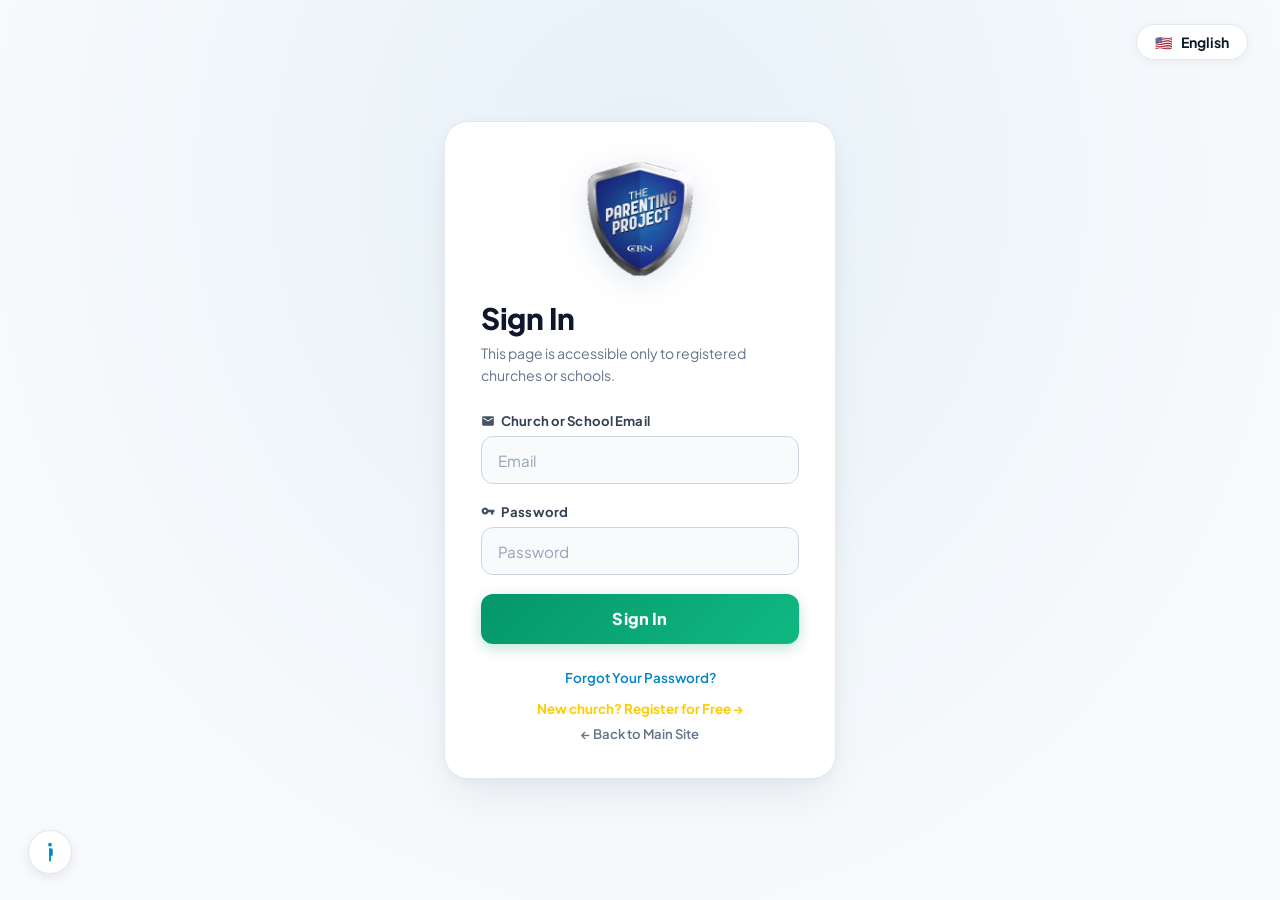
<file: login.html>
<!DOCTYPE html>
<html lang="en">
<head>
<meta charset="UTF-8"/>
<meta name="viewport" content="width=device-width,initial-scale=1.0"/>
<title>Sign In — The Parenting Project Myanmar</title>
<meta name="description" content="Sign In to The Parenting Project Myanmar Facilitator Portal. Accessible for partner churches and schools."/>
<link rel="preconnect" href="https://fonts.googleapis.com"/>
<link rel="preconnect" href="https://fonts.gstatic.com" crossorigin/>
<link href="https://fonts.googleapis.com/css2?family=Plus+Jakarta+Sans:wght@400;500;600;700;800&family=Noto+Sans+Myanmar:wght@400;500;600;700&display=swap" rel="stylesheet"/>
<meta name="theme-color" content="#FFFFFF"/>
<style>
*,*::before,*::after{box-sizing:border-box;margin:0;padding:0}
html,body{height:100%;font-family:'Plus Jakarta Sans','Noto Sans Myanmar',sans-serif;-webkit-font-smoothing:antialiased}
body{
  display:flex;
  align-items:center;
  justify-content:center;
  position:relative;
  background:#F8FAFC;
  color:#0F172A;
  overflow:hidden;
  min-height:100vh;
}
body.lang-my{
  font-family:'Noto Sans Myanmar','Plus Jakarta Sans',sans-serif;
}

/* Background */
.login-bg{
  position:absolute;
  inset:0;
  background:radial-gradient(ellipse at 50% 20%, rgba(2, 132, 199, 0.08) 0%, rgba(248, 250, 252, 0.95) 75%);
  z-index:1;
}
.login-bg-overlay{
  position:absolute;
  inset:0;
  background:none;
  z-index:2;
}

/* Top Right Language Switcher Pill */
.login-top-bar{
  position:absolute;
  top:24px;
  right:32px;
  z-index:50;
}
.login-lang-pill{
  background:#FFFFFF;
  border:1.5px solid #E2E8F0;
  color:#0F172A;
  padding:8px 18px;
  border-radius:50px;
  font-size:0.88rem;
  font-weight:700;
  display:inline-flex;
  align-items:center;
  gap:8px;
  cursor:pointer;
  box-shadow:0 2px 10px rgba(15, 23, 42, 0.05);
  transition:all .25s ease;
  font-family:inherit;
}
.login-lang-pill:hover{
  background:#F1F5F9;
  border-color:#0284C7;
  transform:translateY(-1px);
}

/* Bottom Left Accessibility Widget */
.login-access-pill{
  position:absolute;
  bottom:26px;
  left:28px;
  z-index:50;
  width:44px;
  height:44px;
  border-radius:50%;
  background:#FFFFFF;
  color:#0284C7;
  border:1.5px solid #E2E8F0;
  display:flex;
  align-items:center;
  justify-content:center;
  box-shadow:0 4px 12px rgba(15, 23, 42, 0.08);
  cursor:pointer;
  transition:all .25s ease;
}
.login-access-pill:hover{
  transform:scale(1.08);
  border-color:#0284C7;
}
.login-access-pill svg{
  width:22px;
  height:22px;
  fill:currentColor;
}

/* Center Card */
.login-container{
  position:relative;
  z-index:20;
  width:100%;
  max-width:440px;
  padding:1.5rem;
}
.login-card{
  background:#FFFFFF;
  border-radius:24px;
  padding:2.5rem 2.25rem 2.25rem;
  box-shadow:0 20px 45px -10px rgba(15, 23, 42, 0.08), 0 4px 12px rgba(15, 23, 42, 0.03);
  border:1.5px solid #E2E8F0;
  color:#0F172A;
  transition:transform .3s ease;
}

/* Shield Logo */
.login-logo-wrap{
  display:flex;
  justify-content:center;
  margin-bottom:1.5rem;
}
.login-shield-img{
  width:115px;
  height:auto;
  filter:drop-shadow(0 6px 16px rgba(0, 48, 135, 0.12));
  transition:transform .3s ease;
}
.login-shield-img:hover{
  transform:scale(1.05);
}

/* Typography */
.login-title{
  color:#0F172A;
  font-size:1.85rem;
  font-weight:800;
  line-height:1.2;
  margin-bottom:0.45rem;
  text-align:left;
  letter-spacing:-0.01em;
}
body.lang-my .login-title{
  font-size:1.6rem;
  line-height:1.35;
}
.login-sub{
  color:#64748B;
  font-size:0.88rem;
  line-height:1.5;
  margin-bottom:1.65rem;
  text-align:left;
}
body.lang-my .login-sub{
  font-size:0.82rem;
  line-height:1.65;
}

/* Form */
.form-group{
  margin-bottom:1.15rem;
}
.form-label{
  display:flex;
  align-items:center;
  gap:6px;
  color:#334155;
  font-size:0.82rem;
  font-weight:700;
  margin-bottom:0.45rem;
  letter-spacing:0.01em;
}
body.lang-my .form-label{
  font-size:0.8rem;
}
.lbl-ico{
  width:14px;
  height:14px;
  fill:currentColor;
  opacity:0.9;
}
.form-input{
  width:100%;
  padding:0.85rem 1rem;
  font-size:0.95rem;
  font-family:inherit;
  background:#F8FAFC;
  color:#0F172A;
  border:1.5px solid #CBD5E1;
  border-radius:12px;
  outline:none;
  transition:all .2s ease;
}
.form-input::placeholder{
  color:#94a3b8;
}
.form-input:focus{
  background:#FFFFFF;
  border-color:#0284C7;
  box-shadow:0 0 0 3px rgba(2, 132, 199, 0.15);
}

/* Emerald Primary Submit Button */
.login-submit-btn{
  width:100%;
  margin-top:0.75rem;
  padding:0.92rem;
  background:linear-gradient(135deg, #059669 0%, #10B981 100%);
  color:#FFFFFF;
  font-family:inherit;
  font-size:1.02rem;
  font-weight:800;
  border:none;
  border-radius:12px;
  cursor:pointer;
  box-shadow:0 4px 14px rgba(5, 150, 105, 0.25);
  transition:all .25s ease;
  display:flex;
  align-items:center;
  justify-content:center;
  letter-spacing:0.01em;
}
.login-submit-btn:hover{
  background:linear-gradient(135deg, #047857 0%, #059669 100%);
  transform:translateY(-1.5px);
  box-shadow:0 6px 18px rgba(5, 150, 105, 0.35);
}
.login-submit-btn:active{
  transform:translateY(0);
}

/* Links */
.login-forgot-wrap{
  margin-top:1.35rem;
  text-align:center;
}
.login-forgot-link{
  color:#0284C7;
  font-size:0.84rem;
  text-decoration:none;
  transition:color .2s ease;
  font-weight:600;
}
.login-forgot-link:hover{
  color:#0369A1;
  text-decoration:underline;
}

.login-back-wrap{
  margin-top:0.85rem;
  text-align:center;
}
.login-back-link{
  color:#64748B;
  font-size:0.82rem;
  font-weight:600;
  text-decoration:none;
  transition:all .2s ease;
}
.login-back-link:hover{
  color:#0F172A;
  text-decoration:underline;
}

/* Modal Popup */
.auth-modal-overlay{
  position:fixed;
  inset:0;
  background:rgba(15, 23, 42, 0.45);
  backdrop-filter:blur(8px);
  z-index:9999;
  display:none;
  align-items:center;
  justify-content:center;
  padding:1.5rem;
}
.auth-modal-overlay.open{display:flex}
.auth-modal-box{
  background:#FFFFFF;
  border:1.5px solid #E2E8F0;
  border-radius:22px;
  width:100%;
  max-width:440px;
  padding:2rem;
  color:#0F172A;
  box-shadow:0 25px 60px rgba(15, 23, 42, 0.15);
  position:relative;
  text-align:center;
}
.auth-modal-x{
  position:absolute;
  top:14px;
  right:16px;
  background:none;
  border:none;
  color:#64748B;
  font-size:1.3rem;
  cursor:pointer;
  opacity:.7;
}
.auth-modal-x:hover{opacity:1;color:#0F172A}

/* Toast */
.toast-msg{
  position:fixed;
  bottom:30px;
  left:50%;
  transform:translateX(-50%) translateY(100px);
  background:#0F172A;
  border:1px solid #334155;
  color:#fff;
  padding:12px 24px;
  border-radius:50px;
  font-size:0.9rem;
  font-weight:600;
  box-shadow:0 10px 30px rgba(0,0,0,0.25);
  opacity:0;
  transition:all .35s cubic-bezier(0.34, 1.56, 0.64, 1);
  z-index:10000;
  text-align:center;
}
.toast-msg.show{
  transform:translateX(-50%) translateY(0);
  opacity:1;
}

@media(max-width:480px){
  .login-card{padding:2rem 1.5rem 1.75rem;border-radius:20px}
  .login-title{font-size:1.6rem}
  .login-top-bar{top:16px;right:16px}
  .login-access-pill{bottom:16px;left:16px;width:38px;height:38px}
}
</style>
</head>
<body>

<div class="login-bg"></div>
<div class="login-bg-overlay"></div>

<!-- Top Right Language Switcher Pill -->
<div class="login-top-bar">
  <button id="lang-btn" class="login-lang-pill" onclick="toggleLang()" aria-label="Switch Language">
    <span id="lang-flag">🇺🇸</span>
    <span id="lang-txt">English</span>
  </button>
</div>

<!-- Bottom Left Accessibility Widget -->
<div class="login-access-pill" title="Accessibility Options" onclick="showAccessibilityTip()">
  <svg viewBox="0 0 24 24"><path d="M12 2a2 2 0 1 0 0 4 2 2 0 0 0 0-4zm-1 6v14h2V16h2v-6c0-1.1-.9-2-2-2h-2z"/></svg>
</div>

<!-- Center Sign In Card -->
<main class="login-container">
  <div class="login-card">
    <div class="login-logo-wrap">
      <img src="[data-uri]" alt="The Parenting Project Shield Logo" class="login-shield-img"/>
    </div>

    <h1 class="login-title" id="l-title">Sign In</h1>
    <p class="login-sub" id="l-sub">This page is accessible only to registered churches or schools.</p>

    <form id="login-form" onsubmit="handleLogin(event)">
      <div class="form-group">
        <label for="email" class="form-label">
          <svg class="lbl-ico" viewBox="0 0 24 24"><path d="M20 4H4c-1.1 0-2 .9-2 2v12c0 1.1.9 2 2 2h16c1.1 0 2-.9 2-2V6c0-1.1-.9-2-2-2zm0 4l-8 5-8-5V6l8 5 8-5v2z"/></svg>
          <span id="l-lbl-email">Church or School Email</span>
        </label>
        <input type="email" id="email" class="form-input" placeholder="Email" required autocomplete="email"/>
      </div>

      <div class="form-group">
        <label for="password" class="form-label">
          <svg class="lbl-ico" viewBox="0 0 24 24"><path d="M12.65 10C11.83 7.67 9.61 6 7 6c-3.31 0-6 2.69-6 6s2.69 6 6 6c2.61 0 4.83-1.67 5.65-4H17v4h4v-4h2v-4H12.65zM7 14c-1.1 0-2-.9-2-2s.9-2 2-2 2 .9 2 2-.9 2-2 2z"/></svg>
          <span id="l-lbl-pass">Password</span>
        </label>
        <input type="password" id="password" class="form-input" placeholder="Password" required autocomplete="current-password"/>
      </div>

      <button type="submit" class="login-submit-btn" id="l-btn-submit">
        <span id="l-btn-txt">Sign In</span>
      </button>

      <div class="login-forgot-wrap">
        <a href="#" class="login-forgot-link" id="l-forgot" onclick="openForgotModal(event)">Forgot Your Password?</a>
      </div>

      <div class="login-back-wrap" style="display:flex;flex-direction:column;gap:8px">
        <a href="register.html" class="login-forgot-link" id="l-reg" style="color:#ffcc00;font-weight:700">New church? Register for Free →</a>
        <a href="index.html" class="login-back-link" id="l-back">← Back to Main Site</a>
      </div>
    </form>
  </div>
</main>

<!-- Forgot Password Modal -->
<div id="forgot-modal" class="auth-modal-overlay">
  <div class="auth-modal-box">
    <button class="auth-modal-x" onclick="closeForgotModal()">✕</button>
    <div style="font-size:2.5rem;margin-bottom:0.75rem">🔐</div>
    <h3 style="font-size:1.35rem;margin-bottom:0.5rem" id="fm-title">Reset Your Password</h3>
    <p style="font-size:0.88rem;color:rgba(255,255,255,0.8);line-height:1.55;margin-bottom:1.25rem" id="fm-desc">
      To protect church data, password resets are verified directly by our Myanmar team. Please contact CBN Asia Myanmar support:
    </p>
    <div style="background:rgba(255,255,255,0.08);border-radius:10px;padding:1rem;margin-bottom:1.25rem;text-align:left;font-size:0.86rem;line-height:1.7">
      <div>✉️ <a href="mailto:myanmar@theparentingproject.asia" style="color:#FFE082;text-decoration:none">myanmar@theparentingproject.asia</a></div>
      <div>📞 <a href="tel:+959123456789" style="color:#FFE082;text-decoration:none">+95 9 123 456 789</a></div>
      <div>📍 <span style="color:#fff">Yangon, Myanmar</span></div>
    </div>
    <button class="login-submit-btn" onclick="closeForgotModal()" style="margin-top:0">
      <span id="fm-close-txt">Understood</span>
    </button>
  </div>
</div>

<div id="toast" class="toast-msg"></div>

<script>
let currentLang = 'en';

const TRANSLATIONS = {
  en: {
    flag: "🇺🇸",
    langName: "English",
    title: "Sign In",
    sub: "This page is accessible only to registered churches or schools.",
    lblEmail: "Church or School Email",
    lblPass: "Password",
    emailPh: "Email",
    passPh: "Password",
    btnSubmit: "Sign In",
    forgot: "Forgot Your Password?",
    regLink: "New church? Register for Free →",
    back: "← Back to Main Site",
    fmTitle: "Reset Your Password",
    fmDesc: "To protect church data, password resets are verified directly by our Myanmar team. Please contact CBN Asia Myanmar support:",
    fmClose: "Understood",
    loginSuccess: "✓ Verification successful! Redirecting to Facilitator Portal...",
    accessTip: "Accessibility Mode active. All inputs support high-contrast focus."
  },
  my: {
    flag: "🇲🇲",
    langName: "မြန်မာ",
    title: "အကောင့်ဝင်ရောက်ရန်",
    sub: "ဤစာမျက်နှာကို မှတ်ပုံတင်ထားသော အသင်းတော်များနှင့် ကျောင်းများသာ ဝင်ရောက်နိုင်ပါသည်။",
    lblEmail: "အသင်းတော် သို့မဟုတ် ကျောင်း အီးမေးလ်",
    lblPass: "စကားဝှက် (Password)",
    emailPh: "အီးမေးလ် ထည့်သွင်းပါ",
    passPh: "စကားဝှက် ထည့်သွင်းပါ",
    btnSubmit: "အကောင့်ဝင်မည်",
    forgot: "စကားဝှက် မေ့နေပါသလား။",
    regLink: "အသင်းတော် အသစ်လား။ အခမဲ့ စာရင်းသွင်းပါ →",
    back: "← ပင်မစာမျက်နှာသို့ ပြန်သွားရန်",
    fmTitle: "စကားဝှက် ပြန်လည်သတ်မှတ်ခြင်း",
    fmDesc: "အသင်းတော်များ၏ အချက်အလက်လုံခြုံရေးအတွက် စကားဝှက်အသစ် ပြန်လည်ရယူခြင်းကို CBN Asia မြန်မာရုံးခွဲက တိုက်ရိုက်ကူညီပေးပါသည်။ ကျေးဇူးပြု၍ ဆက်သွယ်ပါ-",
    fmClose: "နားလည်ပါပြီ",
    loginSuccess: "✓ စစ်ဆေးမှု အောင်မြင်ပါသည်! သင်တန်းဦးဆောင်သူ ပေါ်တယ်သို့ ဝင်ရောက်နေပါသည်...",
    accessTip: "အမြင်အာရုံ အထောက်အကူပြု စနစ် ဖွင့်ထားပါသည်။"
  }
};

function applyTranslations(l) {
  const t = TRANSLATIONS[l];
  document.body.classList.toggle('lang-my', l === 'my');
  document.getElementById('lang-flag').textContent = t.flag;
  document.getElementById('lang-txt').textContent = t.langName;
  document.getElementById('l-title').textContent = t.title;
  document.getElementById('l-sub').textContent = t.sub;
  document.getElementById('l-lbl-email').textContent = t.lblEmail;
  document.getElementById('l-lbl-pass').textContent = t.lblPass;
  document.getElementById('email').placeholder = t.emailPh;
  document.getElementById('password').placeholder = t.passPh;
  document.getElementById('l-btn-txt').textContent = t.btnSubmit;
  document.getElementById('l-forgot').textContent = t.forgot;
  const regEl = document.getElementById('l-reg');
  if (regEl) regEl.textContent = t.regLink;
  document.getElementById('l-back').textContent = t.back;
  document.getElementById('fm-title').textContent = t.fmTitle;
  document.getElementById('fm-desc').textContent = t.fmDesc;
  document.getElementById('fm-close-txt').textContent = t.fmClose;
}

function toggleLang() {
  currentLang = currentLang === 'en' ? 'my' : 'en';
  applyTranslations(currentLang);
  showToast(currentLang === 'my' ? "မြန်မာဘာသာသို့ ပြောင်းလဲပြီးပါပြီ" : "Switched to English");
}

function handleLogin(e) {
  e.preventDefault();
  const btn = document.getElementById('l-btn-submit');
  const txt = document.getElementById('l-btn-txt');
  const emailInput = document.getElementById('email');
  const emailVal = emailInput ? emailInput.value.trim() : '';
  const origTxt = txt.textContent;
  
  btn.disabled = true;
  txt.textContent = currentLang === 'my' ? "စစ်ဆေးနေပါသည်..." : "Verifying...";
  
  // Format friendly user name from email
  let userDisplay = "Facilitator";
  if (emailVal) {
    const prefix = emailVal.split('@')[0];
    userDisplay = prefix.charAt(0).toUpperCase() + prefix.slice(1);
  }

  // Save session to localStorage
  localStorage.setItem('tpp_user_session', JSON.stringify({
    email: emailVal,
    displayName: userDisplay,
    loggedIn: true,
    loginTime: new Date().toISOString()
  }));

  setTimeout(() => {
    btn.disabled = false;
    txt.textContent = origTxt;
    showToast(TRANSLATIONS[currentLang].loginSuccess);
    setTimeout(() => {
      window.location.href = "index.html";
    }, 1200);
  }, 900);
}

function openForgotModal(e) {
  if (e) e.preventDefault();
  document.getElementById('forgot-modal').classList.add('open');
}

function closeForgotModal() {
  document.getElementById('forgot-modal').classList.remove('open');
}

function showAccessibilityTip() {
  showToast(TRANSLATIONS[currentLang].accessTip);
}

function showToast(msg) {
  const t = document.getElementById('toast');
  t.textContent = msg;
  t.classList.add('show');
  setTimeout(() => t.classList.remove('show'), 3500);
}

// Check URL query for ?lang=my
const urlP = new URLSearchParams(window.location.search);
if (urlP.get('lang') === 'my') {
  currentLang = 'my';
  applyTranslations('my');
}
</script>
</body>
</html>
</file>
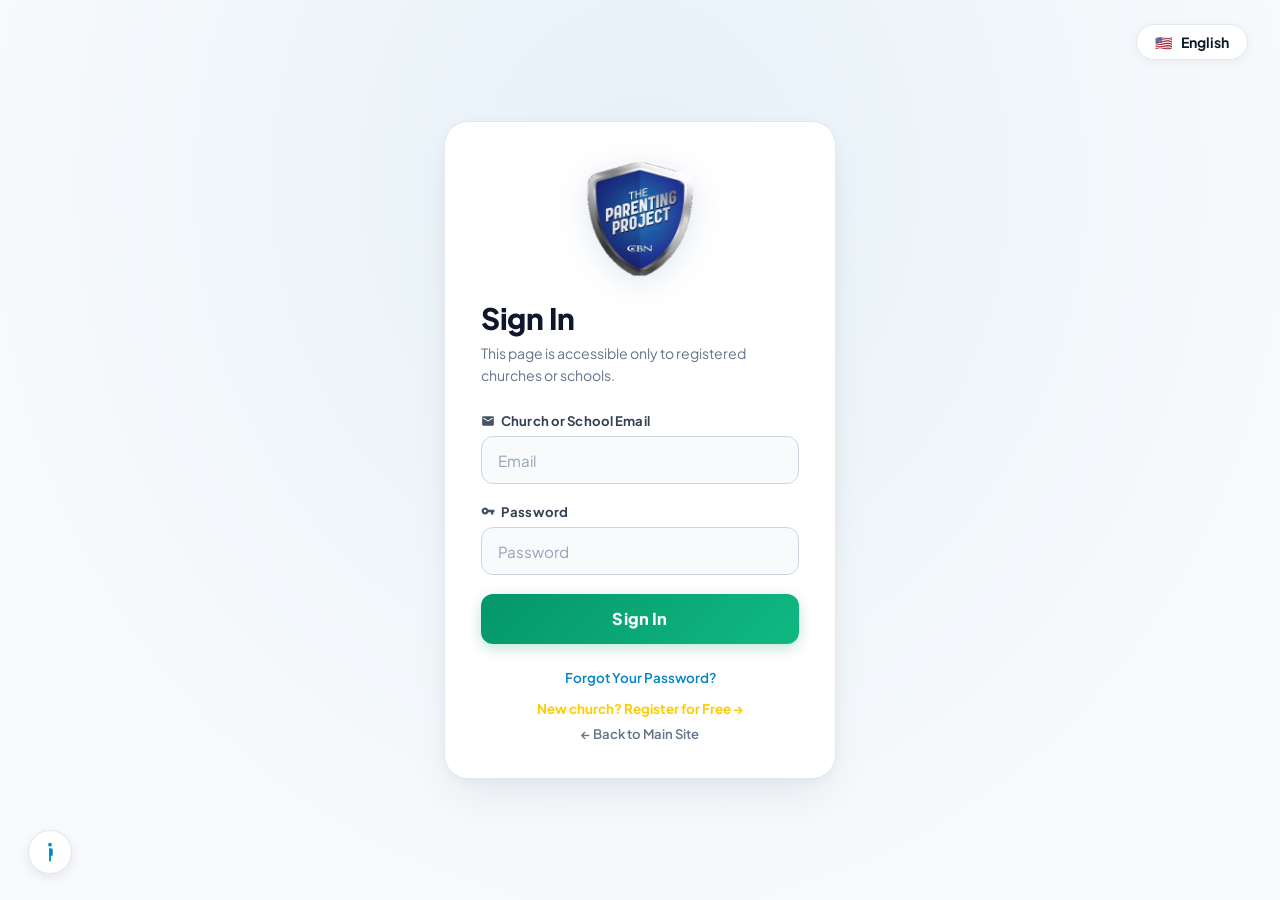
<file: login.src.html>
<!DOCTYPE html>
<html lang="en">
<head>
<meta charset="UTF-8"/>
<meta name="viewport" content="width=device-width,initial-scale=1.0"/>
<title>Sign In — The Parenting Project Myanmar</title>
<meta name="description" content="Sign In to The Parenting Project Myanmar Facilitator Portal. Accessible for partner churches and schools."/>
<link rel="preconnect" href="https://fonts.googleapis.com"/>
<link rel="preconnect" href="https://fonts.gstatic.com" crossorigin/>
<link href="https://fonts.googleapis.com/css2?family=Plus+Jakarta+Sans:wght@400;500;600;700;800&family=Noto+Sans+Myanmar:wght@400;500;600;700&display=swap" rel="stylesheet"/>
<meta name="theme-color" content="#FFFFFF"/>
<style>
*,*::before,*::after{box-sizing:border-box;margin:0;padding:0}
html,body{height:100%;font-family:'Plus Jakarta Sans','Noto Sans Myanmar',sans-serif;-webkit-font-smoothing:antialiased}
body{
  display:flex;
  align-items:center;
  justify-content:center;
  position:relative;
  background:#F8FAFC;
  color:#0F172A;
  overflow:hidden;
  min-height:100vh;
}
body.lang-my{
  font-family:'Noto Sans Myanmar','Plus Jakarta Sans',sans-serif;
}

/* Background */
.login-bg{
  position:absolute;
  inset:0;
  background:radial-gradient(ellipse at 50% 20%, rgba(2, 132, 199, 0.08) 0%, rgba(248, 250, 252, 0.95) 75%);
  z-index:1;
}
.login-bg-overlay{
  position:absolute;
  inset:0;
  background:none;
  z-index:2;
}

/* Top Right Language Switcher Pill */
.login-top-bar{
  position:absolute;
  top:24px;
  right:32px;
  z-index:50;
}
.login-lang-pill{
  background:#FFFFFF;
  border:1.5px solid #E2E8F0;
  color:#0F172A;
  padding:8px 18px;
  border-radius:50px;
  font-size:0.88rem;
  font-weight:700;
  display:inline-flex;
  align-items:center;
  gap:8px;
  cursor:pointer;
  box-shadow:0 2px 10px rgba(15, 23, 42, 0.05);
  transition:all .25s ease;
  font-family:inherit;
}
.login-lang-pill:hover{
  background:#F1F5F9;
  border-color:#0284C7;
  transform:translateY(-1px);
}

/* Bottom Left Accessibility Widget */
.login-access-pill{
  position:absolute;
  bottom:26px;
  left:28px;
  z-index:50;
  width:44px;
  height:44px;
  border-radius:50%;
  background:#FFFFFF;
  color:#0284C7;
  border:1.5px solid #E2E8F0;
  display:flex;
  align-items:center;
  justify-content:center;
  box-shadow:0 4px 12px rgba(15, 23, 42, 0.08);
  cursor:pointer;
  transition:all .25s ease;
}
.login-access-pill:hover{
  transform:scale(1.08);
  border-color:#0284C7;
}
.login-access-pill svg{
  width:22px;
  height:22px;
  fill:currentColor;
}

/* Center Card */
.login-container{
  position:relative;
  z-index:20;
  width:100%;
  max-width:440px;
  padding:1.5rem;
}
.login-card{
  background:#FFFFFF;
  border-radius:24px;
  padding:2.5rem 2.25rem 2.25rem;
  box-shadow:0 20px 45px -10px rgba(15, 23, 42, 0.08), 0 4px 12px rgba(15, 23, 42, 0.03);
  border:1.5px solid #E2E8F0;
  color:#0F172A;
  transition:transform .3s ease;
}

/* Shield Logo */
.login-logo-wrap{
  display:flex;
  justify-content:center;
  margin-bottom:1.5rem;
}
.login-shield-img{
  width:115px;
  height:auto;
  filter:drop-shadow(0 6px 16px rgba(0, 48, 135, 0.12));
  transition:transform .3s ease;
}
.login-shield-img:hover{
  transform:scale(1.05);
}

/* Typography */
.login-title{
  color:#0F172A;
  font-size:1.85rem;
  font-weight:800;
  line-height:1.2;
  margin-bottom:0.45rem;
  text-align:left;
  letter-spacing:-0.01em;
}
body.lang-my .login-title{
  font-size:1.6rem;
  line-height:1.35;
}
.login-sub{
  color:#64748B;
  font-size:0.88rem;
  line-height:1.5;
  margin-bottom:1.65rem;
  text-align:left;
}
body.lang-my .login-sub{
  font-size:0.82rem;
  line-height:1.65;
}

/* Form */
.form-group{
  margin-bottom:1.15rem;
}
.form-label{
  display:flex;
  align-items:center;
  gap:6px;
  color:#334155;
  font-size:0.82rem;
  font-weight:700;
  margin-bottom:0.45rem;
  letter-spacing:0.01em;
}
body.lang-my .form-label{
  font-size:0.8rem;
}
.lbl-ico{
  width:14px;
  height:14px;
  fill:currentColor;
  opacity:0.9;
}
.form-input{
  width:100%;
  padding:0.85rem 1rem;
  font-size:0.95rem;
  font-family:inherit;
  background:#F8FAFC;
  color:#0F172A;
  border:1.5px solid #CBD5E1;
  border-radius:12px;
  outline:none;
  transition:all .2s ease;
}
.form-input::placeholder{
  color:#94a3b8;
}
.form-input:focus{
  background:#FFFFFF;
  border-color:#0284C7;
  box-shadow:0 0 0 3px rgba(2, 132, 199, 0.15);
}

/* Emerald Primary Submit Button */
.login-submit-btn{
  width:100%;
  margin-top:0.75rem;
  padding:0.92rem;
  background:linear-gradient(135deg, #059669 0%, #10B981 100%);
  color:#FFFFFF;
  font-family:inherit;
  font-size:1.02rem;
  font-weight:800;
  border:none;
  border-radius:12px;
  cursor:pointer;
  box-shadow:0 4px 14px rgba(5, 150, 105, 0.25);
  transition:all .25s ease;
  display:flex;
  align-items:center;
  justify-content:center;
  letter-spacing:0.01em;
}
.login-submit-btn:hover{
  background:linear-gradient(135deg, #047857 0%, #059669 100%);
  transform:translateY(-1.5px);
  box-shadow:0 6px 18px rgba(5, 150, 105, 0.35);
}
.login-submit-btn:active{
  transform:translateY(0);
}

/* Links */
.login-forgot-wrap{
  margin-top:1.35rem;
  text-align:center;
}
.login-forgot-link{
  color:#0284C7;
  font-size:0.84rem;
  text-decoration:none;
  transition:color .2s ease;
  font-weight:600;
}
.login-forgot-link:hover{
  color:#0369A1;
  text-decoration:underline;
}

.login-back-wrap{
  margin-top:0.85rem;
  text-align:center;
}
.login-back-link{
  color:#64748B;
  font-size:0.82rem;
  font-weight:600;
  text-decoration:none;
  transition:all .2s ease;
}
.login-back-link:hover{
  color:#0F172A;
  text-decoration:underline;
}

/* Modal Popup */
.auth-modal-overlay{
  position:fixed;
  inset:0;
  background:rgba(15, 23, 42, 0.45);
  backdrop-filter:blur(8px);
  z-index:9999;
  display:none;
  align-items:center;
  justify-content:center;
  padding:1.5rem;
}
.auth-modal-overlay.open{display:flex}
.auth-modal-box{
  background:#FFFFFF;
  border:1.5px solid #E2E8F0;
  border-radius:22px;
  width:100%;
  max-width:440px;
  padding:2rem;
  color:#0F172A;
  box-shadow:0 25px 60px rgba(15, 23, 42, 0.15);
  position:relative;
  text-align:center;
}
.auth-modal-x{
  position:absolute;
  top:14px;
  right:16px;
  background:none;
  border:none;
  color:#64748B;
  font-size:1.3rem;
  cursor:pointer;
  opacity:.7;
}
.auth-modal-x:hover{opacity:1;color:#0F172A}

/* Toast */
.toast-msg{
  position:fixed;
  bottom:30px;
  left:50%;
  transform:translateX(-50%) translateY(100px);
  background:#0F172A;
  border:1px solid #334155;
  color:#fff;
  padding:12px 24px;
  border-radius:50px;
  font-size:0.9rem;
  font-weight:600;
  box-shadow:0 10px 30px rgba(0,0,0,0.25);
  opacity:0;
  transition:all .35s cubic-bezier(0.34, 1.56, 0.64, 1);
  z-index:10000;
  text-align:center;
}
.toast-msg.show{
  transform:translateX(-50%) translateY(0);
  opacity:1;
}

@media(max-width:480px){
  .login-card{padding:2rem 1.5rem 1.75rem;border-radius:20px}
  .login-title{font-size:1.6rem}
  .login-top-bar{top:16px;right:16px}
  .login-access-pill{bottom:16px;left:16px;width:38px;height:38px}
}
</style>
</head>
<body>

<div class="login-bg"></div>
<div class="login-bg-overlay"></div>

<!-- Top Right Language Switcher Pill -->
<div class="login-top-bar">
  <button id="lang-btn" class="login-lang-pill" onclick="toggleLang()" aria-label="Switch Language">
    <span id="lang-flag">🇺🇸</span>
    <span id="lang-txt">English</span>
  </button>
</div>

<!-- Bottom Left Accessibility Widget -->
<div class="login-access-pill" title="Accessibility Options" onclick="showAccessibilityTip()">
  <svg viewBox="0 0 24 24"><path d="M12 2a2 2 0 1 0 0 4 2 2 0 0 0 0-4zm-1 6v14h2V16h2v-6c0-1.1-.9-2-2-2h-2z"/></svg>
</div>

<!-- Center Sign In Card -->
<main class="login-container">
  <div class="login-card">
    <div class="login-logo-wrap">
      <img src="official_logo.png" alt="The Parenting Project Shield Logo" class="login-shield-img"/>
    </div>

    <h1 class="login-title" id="l-title">Sign In</h1>
    <p class="login-sub" id="l-sub">This page is accessible only to registered churches or schools.</p>

    <form id="login-form" onsubmit="handleLogin(event)">
      <div class="form-group">
        <label for="email" class="form-label">
          <svg class="lbl-ico" viewBox="0 0 24 24"><path d="M20 4H4c-1.1 0-2 .9-2 2v12c0 1.1.9 2 2 2h16c1.1 0 2-.9 2-2V6c0-1.1-.9-2-2-2zm0 4l-8 5-8-5V6l8 5 8-5v2z"/></svg>
          <span id="l-lbl-email">Church or School Email</span>
        </label>
        <input type="email" id="email" class="form-input" placeholder="Email" required autocomplete="email"/>
      </div>

      <div class="form-group">
        <label for="password" class="form-label">
          <svg class="lbl-ico" viewBox="0 0 24 24"><path d="M12.65 10C11.83 7.67 9.61 6 7 6c-3.31 0-6 2.69-6 6s2.69 6 6 6c2.61 0 4.83-1.67 5.65-4H17v4h4v-4h2v-4H12.65zM7 14c-1.1 0-2-.9-2-2s.9-2 2-2 2 .9 2 2-.9 2-2 2z"/></svg>
          <span id="l-lbl-pass">Password</span>
        </label>
        <input type="password" id="password" class="form-input" placeholder="Password" required autocomplete="current-password"/>
      </div>

      <button type="submit" class="login-submit-btn" id="l-btn-submit">
        <span id="l-btn-txt">Sign In</span>
      </button>

      <div class="login-forgot-wrap">
        <a href="#" class="login-forgot-link" id="l-forgot" onclick="openForgotModal(event)">Forgot Your Password?</a>
      </div>

      <div class="login-back-wrap" style="display:flex;flex-direction:column;gap:8px">
        <a href="register.html" class="login-forgot-link" id="l-reg" style="color:#ffcc00;font-weight:700">New church? Register for Free →</a>
        <a href="index.html" class="login-back-link" id="l-back">← Back to Main Site</a>
      </div>
    </form>
  </div>
</main>

<!-- Forgot Password Modal -->
<div id="forgot-modal" class="auth-modal-overlay">
  <div class="auth-modal-box">
    <button class="auth-modal-x" onclick="closeForgotModal()">✕</button>
    <div style="font-size:2.5rem;margin-bottom:0.75rem">🔐</div>
    <h3 style="font-size:1.35rem;margin-bottom:0.5rem" id="fm-title">Reset Your Password</h3>
    <p style="font-size:0.88rem;color:rgba(255,255,255,0.8);line-height:1.55;margin-bottom:1.25rem" id="fm-desc">
      To protect church data, password resets are verified directly by our Myanmar team. Please contact CBN Asia Myanmar support:
    </p>
    <div style="background:rgba(255,255,255,0.08);border-radius:10px;padding:1rem;margin-bottom:1.25rem;text-align:left;font-size:0.86rem;line-height:1.7">
      <div>✉️ <a href="mailto:myanmar@theparentingproject.asia" style="color:#FFE082;text-decoration:none">myanmar@theparentingproject.asia</a></div>
      <div>📞 <a href="tel:+959123456789" style="color:#FFE082;text-decoration:none">+95 9 123 456 789</a></div>
      <div>📍 <span style="color:#fff">Yangon, Myanmar</span></div>
    </div>
    <button class="login-submit-btn" onclick="closeForgotModal()" style="margin-top:0">
      <span id="fm-close-txt">Understood</span>
    </button>
  </div>
</div>

<div id="toast" class="toast-msg"></div>

<script>
let currentLang = 'en';

const TRANSLATIONS = {
  en: {
    flag: "🇺🇸",
    langName: "English",
    title: "Sign In",
    sub: "This page is accessible only to registered churches or schools.",
    lblEmail: "Church or School Email",
    lblPass: "Password",
    emailPh: "Email",
    passPh: "Password",
    btnSubmit: "Sign In",
    forgot: "Forgot Your Password?",
    regLink: "New church? Register for Free →",
    back: "← Back to Main Site",
    fmTitle: "Reset Your Password",
    fmDesc: "To protect church data, password resets are verified directly by our Myanmar team. Please contact CBN Asia Myanmar support:",
    fmClose: "Understood",
    loginSuccess: "✓ Verification successful! Redirecting to Facilitator Portal...",
    accessTip: "Accessibility Mode active. All inputs support high-contrast focus."
  },
  my: {
    flag: "🇲🇲",
    langName: "မြန်မာ",
    title: "အကောင့်ဝင်ရောက်ရန်",
    sub: "ဤစာမျက်နှာကို မှတ်ပုံတင်ထားသော အသင်းတော်များနှင့် ကျောင်းများသာ ဝင်ရောက်နိုင်ပါသည်။",
    lblEmail: "အသင်းတော် သို့မဟုတ် ကျောင်း အီးမေးလ်",
    lblPass: "စကားဝှက် (Password)",
    emailPh: "အီးမေးလ် ထည့်သွင်းပါ",
    passPh: "စကားဝှက် ထည့်သွင်းပါ",
    btnSubmit: "အကောင့်ဝင်မည်",
    forgot: "စကားဝှက် မေ့နေပါသလား။",
    regLink: "အသင်းတော် အသစ်လား။ အခမဲ့ စာရင်းသွင်းပါ →",
    back: "← ပင်မစာမျက်နှာသို့ ပြန်သွားရန်",
    fmTitle: "စကားဝှက် ပြန်လည်သတ်မှတ်ခြင်း",
    fmDesc: "အသင်းတော်များ၏ အချက်အလက်လုံခြုံရေးအတွက် စကားဝှက်အသစ် ပြန်လည်ရယူခြင်းကို CBN Asia မြန်မာရုံးခွဲက တိုက်ရိုက်ကူညီပေးပါသည်။ ကျေးဇူးပြု၍ ဆက်သွယ်ပါ-",
    fmClose: "နားလည်ပါပြီ",
    loginSuccess: "✓ စစ်ဆေးမှု အောင်မြင်ပါသည်! သင်တန်းဦးဆောင်သူ ပေါ်တယ်သို့ ဝင်ရောက်နေပါသည်...",
    accessTip: "အမြင်အာရုံ အထောက်အကူပြု စနစ် ဖွင့်ထားပါသည်။"
  }
};

function applyTranslations(l) {
  const t = TRANSLATIONS[l];
  document.body.classList.toggle('lang-my', l === 'my');
  document.getElementById('lang-flag').textContent = t.flag;
  document.getElementById('lang-txt').textContent = t.langName;
  document.getElementById('l-title').textContent = t.title;
  document.getElementById('l-sub').textContent = t.sub;
  document.getElementById('l-lbl-email').textContent = t.lblEmail;
  document.getElementById('l-lbl-pass').textContent = t.lblPass;
  document.getElementById('email').placeholder = t.emailPh;
  document.getElementById('password').placeholder = t.passPh;
  document.getElementById('l-btn-txt').textContent = t.btnSubmit;
  document.getElementById('l-forgot').textContent = t.forgot;
  const regEl = document.getElementById('l-reg');
  if (regEl) regEl.textContent = t.regLink;
  document.getElementById('l-back').textContent = t.back;
  document.getElementById('fm-title').textContent = t.fmTitle;
  document.getElementById('fm-desc').textContent = t.fmDesc;
  document.getElementById('fm-close-txt').textContent = t.fmClose;
}

function toggleLang() {
  currentLang = currentLang === 'en' ? 'my' : 'en';
  applyTranslations(currentLang);
  showToast(currentLang === 'my' ? "မြန်မာဘာသာသို့ ပြောင်းလဲပြီးပါပြီ" : "Switched to English");
}

function handleLogin(e) {
  e.preventDefault();
  const btn = document.getElementById('l-btn-submit');
  const txt = document.getElementById('l-btn-txt');
  const emailInput = document.getElementById('email');
  const emailVal = emailInput ? emailInput.value.trim() : '';
  const origTxt = txt.textContent;
  
  btn.disabled = true;
  txt.textContent = currentLang === 'my' ? "စစ်ဆေးနေပါသည်..." : "Verifying...";
  
  // Format friendly user name from email
  let userDisplay = "Facilitator";
  if (emailVal) {
    const prefix = emailVal.split('@')[0];
    userDisplay = prefix.charAt(0).toUpperCase() + prefix.slice(1);
  }

  // Save session to localStorage
  localStorage.setItem('tpp_user_session', JSON.stringify({
    email: emailVal,
    displayName: userDisplay,
    loggedIn: true,
    loginTime: new Date().toISOString()
  }));

  setTimeout(() => {
    btn.disabled = false;
    txt.textContent = origTxt;
    showToast(TRANSLATIONS[currentLang].loginSuccess);
    setTimeout(() => {
      window.location.href = "index.html";
    }, 1200);
  }, 900);
}

function openForgotModal(e) {
  if (e) e.preventDefault();
  document.getElementById('forgot-modal').classList.add('open');
}

function closeForgotModal() {
  document.getElementById('forgot-modal').classList.remove('open');
}

function showAccessibilityTip() {
  showToast(TRANSLATIONS[currentLang].accessTip);
}

function showToast(msg) {
  const t = document.getElementById('toast');
  t.textContent = msg;
  t.classList.add('show');
  setTimeout(() => t.classList.remove('show'), 3500);
}

// Check URL query for ?lang=my
const urlP = new URLSearchParams(window.location.search);
if (urlP.get('lang') === 'my') {
  currentLang = 'my';
  applyTranslations('my');
}
</script>
</body>
</html>
</file>
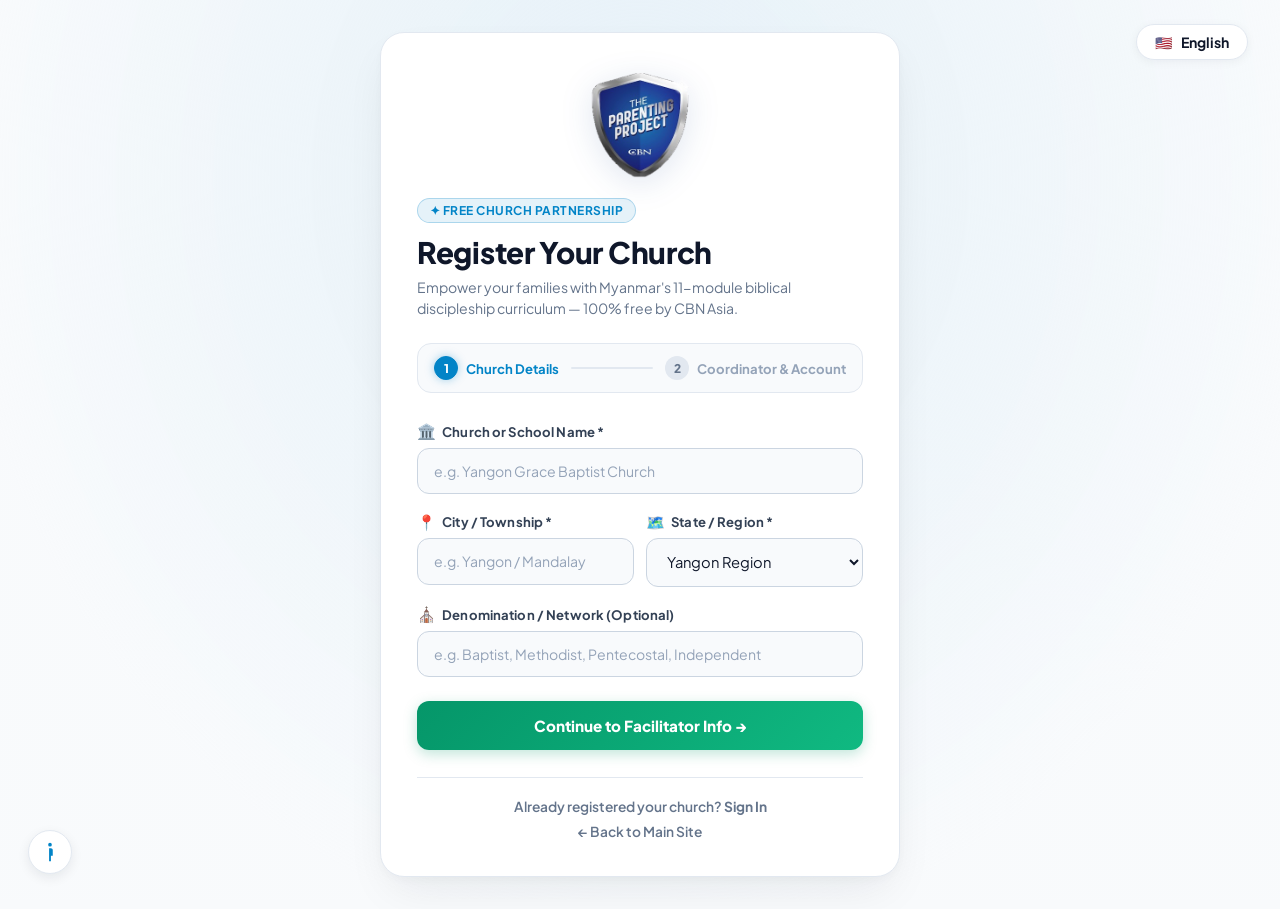
<file: register.html>
<!DOCTYPE html>
<html lang="en">
<head>
<meta charset="UTF-8"/>
<meta name="viewport" content="width=device-width,initial-scale=1.0"/>
<title>Register Church — The Parenting Project Myanmar</title>
<meta name="description" content="Register your church or school for The Parenting Project Myanmar. 100% free discipleship curriculum by CBN Asia."/>
<link rel="preconnect" href="https://fonts.googleapis.com"/>
<link rel="preconnect" href="https://fonts.gstatic.com" crossorigin/>
<link href="https://fonts.googleapis.com/css2?family=Plus+Jakarta+Sans:wght@400;500;600;700;800&family=Noto+Sans+Myanmar:wght@400;500;600;700&display=swap" rel="stylesheet"/>
<meta name="theme-color" content="#FFFFFF"/>
<style>
*,*::before,*::after{box-sizing:border-box;margin:0;padding:0}
html,body{min-height:100%;font-family:'Plus Jakarta Sans','Noto Sans Myanmar',sans-serif;-webkit-font-smoothing:antialiased}
body{
  display:flex;
  align-items:center;
  justify-content:center;
  position:relative;
  background:#F8FAFC;
  color:#0F172A;
  min-height:100vh;
  padding:2rem 1rem;
  overflow-x:hidden;
}
body.lang-my{
  font-family:'Noto Sans Myanmar','Plus Jakarta Sans',sans-serif;
}

/* Background */
.reg-bg{
  position:fixed;
  inset:0;
  background:radial-gradient(ellipse at 50% 20%, rgba(2, 132, 199, 0.08) 0%, rgba(248, 250, 252, 0.95) 75%);
  z-index:1;
}
.reg-bg-overlay{
  position:fixed;
  inset:0;
  background:none;
  z-index:2;
}

/* Top Right Language Switcher Pill */
.reg-top-bar{
  position:fixed;
  top:24px;
  right:32px;
  z-index:50;
}
.reg-lang-pill{
  background:#FFFFFF;
  border:1.5px solid #E2E8F0;
  color:#0F172A;
  padding:8px 18px;
  border-radius:50px;
  font-size:0.88rem;
  font-weight:700;
  display:inline-flex;
  align-items:center;
  gap:8px;
  cursor:pointer;
  box-shadow:0 2px 10px rgba(15, 23, 42, 0.05);
  transition:all .25s ease;
  font-family:inherit;
}
.reg-lang-pill:hover{
  background:#F1F5F9;
  border-color:#0284C7;
  transform:translateY(-1px);
}

/* Bottom Left Accessibility Widget */
.reg-access-pill{
  position:fixed;
  bottom:26px;
  left:28px;
  z-index:50;
  width:44px;
  height:44px;
  border-radius:50%;
  background:#FFFFFF;
  color:#0284C7;
  border:1.5px solid #E2E8F0;
  display:flex;
  align-items:center;
  justify-content:center;
  box-shadow:0 4px 12px rgba(15, 23, 42, 0.08);
  cursor:pointer;
  transition:all .25s ease;
}
.reg-access-pill:hover{
  transform:scale(1.08);
  border-color:#0284C7;
}
.reg-access-pill svg{
  width:22px;
  height:22px;
  fill:currentColor;
}

/* Center Registration Card */
.reg-container{
  position:relative;
  z-index:20;
  width:100%;
  max-width:520px;
  margin:auto;
}
.reg-card{
  background:#FFFFFF;
  border-radius:24px;
  padding:2.5rem 2.25rem 2.25rem;
  box-shadow:0 20px 45px -10px rgba(15, 23, 42, 0.08), 0 4px 12px rgba(15, 23, 42, 0.03);
  border:1.5px solid #E2E8F0;
  color:#0F172A;
  transition:transform .3s ease;
}

/* Shield Logo */
.reg-logo-wrap{
  display:flex;
  justify-content:center;
  margin-bottom:1.25rem;
}
.reg-shield-img{
  width:105px;
  height:auto;
  filter:drop-shadow(0 6px 16px rgba(0, 48, 135, 0.12));
  transition:transform .3s ease;
}
.reg-shield-img:hover{
  transform:scale(1.05);
}

/* Badge & Headings */
.reg-badge{
  display:inline-flex;
  align-items:center;
  gap:6px;
  background:rgba(2, 132, 199, 0.1);
  border:1px solid rgba(2, 132, 199, 0.25);
  color:#0284C7;
  font-size:0.75rem;
  font-weight:700;
  padding:4px 12px;
  border-radius:50px;
  margin-bottom:0.75rem;
  text-transform:uppercase;
  letter-spacing:0.04em;
}
.reg-title{
  color:#0F172A;
  font-size:1.85rem;
  font-weight:800;
  line-height:1.2;
  margin-bottom:0.4rem;
  text-align:left;
  letter-spacing:-0.01em;
}
body.lang-my .reg-title{
  font-size:1.6rem;
  line-height:1.35;
}
.reg-sub{
  color:#64748B;
  font-size:0.88rem;
  line-height:1.5;
  margin-bottom:1.5rem;
  text-align:left;
}
body.lang-my .reg-sub{
  font-size:0.82rem;
  line-height:1.65;
}

/* Stepper Indicator */
.stepper{
  display:flex;
  align-items:center;
  justify-content:space-between;
  margin-bottom:1.75rem;
  padding:0.75rem 1rem;
  background:#F8FAFC;
  border:1.5px solid #E2E8F0;
  border-radius:14px;
}
.step-item{
  display:flex;
  align-items:center;
  gap:8px;
  font-size:0.82rem;
  font-weight:700;
  color:#94A3B8;
  transition:all .3s ease;
}
.step-item.active{
  color:#0284C7;
}
.step-item.done{
  color:#059669;
}
.step-bubble{
  width:24px;
  height:24px;
  border-radius:50%;
  display:flex;
  align-items:center;
  justify-content:center;
  font-size:0.75rem;
  font-weight:800;
  background:#E2E8F0;
  color:#64748B;
  border:1.5px solid transparent;
}
.step-item.active .step-bubble{
  background:#0284C7;
  color:#FFFFFF;
  border-color:#0284C7;
  box-shadow:0 0 10px rgba(2, 132, 199, 0.35);
}
.step-item.done .step-bubble{
  background:#059669;
  color:#FFFFFF;
}
.step-divider{
  flex:1;
  height:2px;
  background:#E2E8F0;
  margin:0 12px;
  border-radius:2px;
}

/* Form Groups */
.form-step{
  display:none;
}
.form-step.active{
  display:block;
  animation:fadeIn .3s ease;
}
@keyframes fadeIn{
  from{opacity:0;transform:translateY(6px)}
  to{opacity:1;transform:translateY(0)}
}
.form-grid-2{
  display:grid;
  grid-template-columns:1fr 1fr;
  gap:12px;
}
.form-group{
  margin-bottom:1.1rem;
}
.form-label{
  display:flex;
  align-items:center;
  gap:6px;
  color:#334155;
  font-size:0.82rem;
  font-weight:700;
  margin-bottom:0.42rem;
  letter-spacing:0.01em;
}
body.lang-my .form-label{
  font-size:0.8rem;
}
.lbl-ico{
  font-size:0.95rem;
}
.form-input, .form-select{
  width:100%;
  padding:0.82rem 1rem;
  font-size:0.92rem;
  font-family:inherit;
  background:#F8FAFC;
  color:#0F172A;
  border:1.5px solid #CBD5E1;
  border-radius:12px;
  outline:none;
  transition:all .2s ease;
}
.form-input::placeholder{
  color:#94A3B8;
  font-size:0.88rem;
}
.form-input:focus, .form-select:focus{
  border-color:#0284C7;
  box-shadow:0 0 0 3px rgba(2, 132, 199, 0.15);
  background:#FFFFFF;
}

/* Action Buttons */
.btn-row{
  display:flex;
  align-items:center;
  gap:10px;
  margin-top:1.5rem;
}
.btn-primary{
  flex:1;
  background:linear-gradient(135deg, #059669 0%, #10B981 100%);
  color:#FFFFFF;
  font-weight:800;
  font-size:0.95rem;
  padding:0.95rem 1.4rem;
  border:none;
  border-radius:12px;
  cursor:pointer;
  box-shadow:0 4px 14px rgba(5, 150, 105, 0.25);
  transition:all .25s ease;
  font-family:inherit;
  display:flex;
  align-items:center;
  justify-content:center;
  gap:8px;
  text-decoration:none;
}
.btn-primary:hover{
  background:linear-gradient(135deg, #047857 0%, #059669 100%);
  transform:translateY(-1.5px);
  box-shadow:0 6px 18px rgba(5, 150, 105, 0.35);
}
.btn-primary:active{
  transform:translateY(0);
}
.btn-secondary{
  background:#F1F5F9;
  border:1.5px solid #CBD5E1;
  color:#334155;
  font-weight:700;
  font-size:0.9rem;
  padding:0.95rem 1.2rem;
  border-radius:12px;
  cursor:pointer;
  transition:all .2s ease;
  font-family:inherit;
  display:flex;
  align-items:center;
  justify-content:center;
  text-decoration:none;
}
.btn-secondary:hover{
  background:#E2E8F0;
  color:#0F172A;
}

/* Success Card */
.success-box{
  text-align:center;
  padding:1rem 0.5rem;
}
.success-icon{
  font-size:3.5rem;
  margin-bottom:1rem;
  animation:bounce .6s ease;
}
@keyframes bounce{
  0%,100%{transform:scale(1)}
  50%{transform:scale(1.2)}
}
.success-title{
  font-size:1.75rem;
  font-weight:800;
  margin-bottom:0.5rem;
  color:#0F172A;
}
.success-desc{
  font-size:0.9rem;
  color:#64748B;
  line-height:1.6;
  margin-bottom:1.5rem;
}
.summary-chip{
  background:#F8FAFC;
  border:1.5px solid #E2E8F0;
  border-radius:14px;
  padding:1rem;
  text-align:left;
  margin-bottom:1.5rem;
  font-size:0.86rem;
  line-height:1.7;
  color:#334155;
}

/* Footer Links */
.reg-footer{
  margin-top:1.65rem;
  text-align:center;
  border-top:1.5px solid #E2E8F0;
  padding-top:1.25rem;
  display:flex;
  flex-direction:column;
  gap:8px;
}
.reg-link{
  color:#64748B;
  font-size:0.86rem;
  text-decoration:none;
  font-weight:600;
  transition:color .2s ease;
}
.reg-link:hover{
  color:#0F172A;
  text-decoration:underline;
}
.reg-link.highlight{
  color:#0284C7;
  font-weight:700;
}

/* Toast */
.reg-toast{
  position:fixed;
  bottom:30px;
  right:30px;
  background:#0F172A;
  color:#ffffff;
  padding:12px 22px;
  border-radius:50px;
  font-size:0.9rem;
  font-weight:600;
  border:1px solid #334155;
  box-shadow:0 12px 35px rgba(0,0,0,0.25);
  z-index:9999;
  opacity:0;
  transform:translateY(20px);
  pointer-events:none;
  transition:all .3s cubic-bezier(0.16, 1, 0.3, 1);
}
.reg-toast.show{
  opacity:1;
  transform:translateY(0);
}

@media(max-width:540px){
  body{padding:1rem 0.75rem}
  .reg-card{padding:2rem 1.25rem 1.75rem;border-radius:20px}
  .form-grid-2{grid-template-columns:1fr;gap:0}
  .reg-top-bar{top:16px;right:16px}
  .reg-access-pill{bottom:16px;left:16px;width:38px;height:38px}
  .stepper{padding:0.6rem 0.75rem}
}
</style>
</head>
<body>

<div class="reg-bg"></div>
<div class="reg-bg-overlay"></div>

<!-- Top Right Language Switcher Pill -->
<div class="reg-top-bar">
  <button id="lang-btn" class="reg-lang-pill" onclick="toggleLang()" aria-label="Switch Language">
    <span id="lang-flag">🇺🇸</span>
    <span id="lang-txt">English</span>
  </button>
</div>

<!-- Bottom Left Accessibility Widget -->
<div class="reg-access-pill" title="Accessibility Options" onclick="showAccessibilityTip()">
  <svg viewBox="0 0 24 24"><path d="M12 2a2 2 0 1 0 0 4 2 2 0 0 0 0-4zm-1 6v14h2V16h2v-6c0-1.1-.9-2-2-2h-2z"/></svg>
</div>

<!-- Main Card Container -->
<main class="reg-container">
  <div class="reg-card">
    <div class="reg-logo-wrap">
      <img src="[data-uri]" alt="The Parenting Project Shield Logo" class="reg-shield-img"/>
    </div>

    <div style="text-align:left">
      <div class="reg-badge" id="r-badge">✦ Free Church Partnership</div>
      <h1 class="reg-title" id="r-title">Register Your Church</h1>
      <p class="reg-sub" id="r-sub">Empower your families with Myanmar's 11-module biblical discipleship curriculum — 100% free by CBN Asia.</p>
    </div>

    <!-- Stepper Indicator -->
    <div class="stepper" id="stepper-bar">
      <div class="step-item active" id="st-1">
        <span class="step-bubble">1</span>
        <span id="st-1-txt">Church Details</span>
      </div>
      <div class="step-divider"></div>
      <div class="step-item" id="st-2">
        <span class="step-bubble">2</span>
        <span id="st-2-txt">Coordinator & Account</span>
      </div>
    </div>

    <!-- Form -->
    <form id="reg-form" onsubmit="event.preventDefault()">
      
      <!-- STEP 1: Church Details -->
      <div class="form-step active" id="step-1">
        <div class="form-group">
          <label class="form-label" for="church-name">
            <span class="lbl-ico">🏛️</span>
            <span id="lbl-cname">Church or School Name *</span>
          </label>
          <input type="text" id="church-name" class="form-input" placeholder="e.g. Yangon Grace Baptist Church" required/>
        </div>

        <div class="form-grid-2">
          <div class="form-group">
            <label class="form-label" for="church-city">
              <span class="lbl-ico">📍</span>
              <span id="lbl-city">City / Township *</span>
            </label>
            <input type="text" id="church-city" class="form-input" placeholder="e.g. Yangon / Mandalay" required/>
          </div>
          <div class="form-group">
            <label class="form-label" for="church-region">
              <span class="lbl-ico">🗺️</span>
              <span id="lbl-region">State / Region *</span>
            </label>
            <select id="church-region" class="form-select">
              <option value="Yangon">Yangon Region</option>
              <option value="Mandalay">Mandalay Region</option>
              <option value="Shan">Shan State</option>
              <option value="Kachin">Kachin State</option>
              <option value="Chin">Chin State</option>
              <option value="Kayin">Kayin State</option>
              <option value="Mon">Mon State</option>
              <option value="Ayeyarwady">Ayeyarwady Region</option>
              <option value="Sagaing">Sagaing Region</option>
              <option value="Bago">Bago Region</option>
              <option value="Magway">Magway Region</option>
              <option value="Tanintharyi">Tanintharyi Region</option>
              <option value="Naypyidaw">Naypyidaw</option>
              <option value="Other">Other / International</option>
            </select>
          </div>
        </div>

        <div class="form-group">
          <label class="form-label" for="church-denom">
            <span class="lbl-ico">⛪</span>
            <span id="lbl-denom">Denomination / Network (Optional)</span>
          </label>
          <input type="text" id="church-denom" class="form-input" placeholder="e.g. Baptist, Methodist, Pentecostal, Independent"/>
        </div>

        <div class="btn-row">
          <button type="button" class="btn-primary" onclick="goToStep(2)">
            <span id="btn-next-txt">Continue to Facilitator Info →</span>
          </button>
        </div>
      </div>

      <!-- STEP 2: Coordinator & Account -->
      <div class="form-step" id="step-2">
        <div class="form-group">
          <label class="form-label" for="coord-name">
            <span class="lbl-ico">👤</span>
            <span id="lbl-lead">Lead Pastor / Facilitator Name *</span>
          </label>
          <input type="text" id="coord-name" class="form-input" placeholder="Full name of church coordinator" required/>
        </div>

        <div class="form-grid-2">
          <div class="form-group">
            <label class="form-label" for="coord-email">
              <span class="lbl-ico">✉️</span>
              <span id="lbl-email">Official Email *</span>
            </label>
            <input type="email" id="coord-email" class="form-input" placeholder="church@gmail.com" required/>
          </div>
          <div class="form-group">
            <label class="form-label" for="coord-phone">
              <span class="lbl-ico">📞</span>
              <span id="lbl-phone">Phone / Viber *</span>
            </label>
            <input type="tel" id="coord-phone" class="form-input" placeholder="+95 9..." required/>
          </div>
        </div>

        <div class="form-grid-2">
          <div class="form-group">
            <label class="form-label" for="coord-pass">
              <span class="lbl-ico">🔑</span>
              <span id="lbl-pass">Create Facilitator Password *</span>
            </label>
            <input type="password" id="coord-pass" class="form-input" placeholder="At least 6 characters" required/>
          </div>
          <div class="form-group">
            <label class="form-label" for="church-fam">
              <span class="lbl-ico">👨‍👩‍👧‍👦</span>
              <span id="lbl-fam">Families to Train *</span>
            </label>
            <select id="church-fam" class="form-select">
              <option value="1–20">10 – 25 Families</option>
              <option value="26–50">26 – 50 Families</option>
              <option value="51–100">51 – 100 Families</option>
              <option value="100+">100+ Families</option>
            </select>
          </div>
        </div>

        <div class="btn-row">
          <button type="button" class="btn-secondary" onclick="goToStep(1)">
            <span id="btn-back-txt">← Back</span>
          </button>
          <button type="button" class="btn-primary" id="btn-submit" onclick="submitRegistration()">
            <span id="btn-sub-txt">Complete Free Registration 🎉</span>
          </button>
        </div>
      </div>

      <!-- STEP 3: Complete / Success Screen -->
      <div class="form-step" id="step-3">
        <div class="success-box">
          <div class="success-icon">🎉</div>
          <h2 class="success-title" id="sc-title">Registration Submitted!</h2>
          <p class="success-desc" id="sc-desc">Welcome to The Parenting Project Myanmar network. Our CBN Asia team will verify your church credentials within 24 hours.</p>

          <div class="summary-chip" id="sc-summary">
            <!-- Dynamically populated -->
          </div>

          <div class="btn-row" style="flex-direction:column;gap:10px">
            <a href="login.html" class="btn-primary" style="width:100%">
              <span id="sc-btn-login">Go to Facilitator Sign In →</span>
            </a>
            <a href="index.html" class="btn-secondary" style="width:100%">
              <span id="sc-btn-home">← Return to Homepage</span>
            </a>
          </div>
        </div>
      </div>

    </form>

    <!-- Footer Links -->
    <div class="reg-footer">
      <a href="login.html" class="reg-link" id="r-signin-link">
        <span id="r-have-acc">Already registered your church?</span>
        <strong class="highlight" id="r-signin-btn">Sign In</strong>
      </a>
      <a href="index.html" class="reg-link" id="r-back-link">← Back to Main Site</a>
    </div>

  </div>
</main>

<div id="toast" class="reg-toast"></div>

<script>
let currentLang = 'en';
let formData = {};

const REG_TRANSLATIONS = {
  en: {
    flag: "🇺🇸",
    langName: "English",
    badge: "✦ Free Church Partnership",
    title: "Register Your Church",
    sub: "Empower your families with Myanmar's 11-module biblical discipleship curriculum — 100% free by CBN Asia.",
    st1: "Church Details",
    st2: "Coordinator & Account",
    lblCname: "Church or School Name *",
    lblCity: "City / Township *",
    lblRegion: "State / Region *",
    lblDenom: "Denomination / Network (Optional)",
    lblLead: "Lead Pastor / Facilitator Name *",
    lblEmail: "Official Email *",
    lblPhone: "Phone / Viber *",
    lblPass: "Create Facilitator Password *",
    lblFam: "Families to Train *",
    phCname: "e.g. Yangon Grace Baptist Church",
    phCity: "e.g. Yangon / Mandalay",
    phDenom: "e.g. Baptist, Methodist, Pentecostal, Independent",
    phLead: "Full name of church coordinator",
    phEmail: "church@gmail.com",
    phPhone: "+95 9...",
    phPass: "At least 6 characters",
    btnNext: "Continue to Facilitator Info →",
    btnBack: "← Back",
    btnSubmit: "Complete Free Registration 🎉",
    haveAcc: "Already registered your church?",
    signIn: "Sign In",
    backMain: "← Back to Main Site",
    valStep1: "⚠️ Please enter your church name and city.",
    valStep2: "⚠️ Please fill in coordinator name, email, phone, and password.",
    scTitle: "Registration Submitted!",
    scDesc: "Welcome to The Parenting Project Myanmar network. Our CBN Asia team will verify your church credentials within 24 hours.",
    scBtnLogin: "Go to Facilitator Sign In →",
    scBtnHome: "← Return to Homepage",
    accessTip: "Accessibility Mode active. High contrast borders enabled."
  },
  my: {
    flag: "🇲🇲",
    langName: "မြန်မာ",
    badge: "✦ အသင်းတော် မိတ်ဖက်လက်တွဲမှု (အခမဲ့)",
    title: "အသင်းတော် စာရင်းသွင်းရန်",
    sub: "CBN Asia ၏ သမ္မာကျမ်းစာအခြေပြု မော်ဂျူး (၁၁) ခု မိသားစုတပည့်တော်ဖြစ်စေခြင်း သင်ရိုးညွှန်းတမ်းဖြင့် မိဘများကို ခွန်အားဖြည့်ပေးပါ — လုံးဝအခမဲ့ (၁၀၀%)။",
    st1: "အသင်းတော် အချက်အလက်",
    st2: "တာဝန်ခံနှင့် အကောင့်ဖွင့်ခြင်း",
    lblCname: "အသင်းတော် သို့မဟုတ် ကျောင်း အမည် *",
    lblCity: "မြို့နယ် / မြို့ *",
    lblRegion: "ပြည်နယ် / တိုင်းဒေသကြီး *",
    lblDenom: "ဂိုဏ်းဂဏ / ကွန်ရက် အဖွဲ့အစည်း (ဖြည့်စွက်လိုပါက)",
    lblLead: "သင်းအုပ်ဆရာ သို့မဟုတ် တာဝန်ခံ အမည် *",
    lblEmail: "ရုံးသုံး အီးမေးလ်လိပ်စာ *",
    lblPhone: "ဖုန်းနံပါတ် / Viber *",
    lblPass: "သင်တန်းဦးဆောင်သူ စကားဝှက် ဖန်တီးပါ *",
    lblFam: "ပါဝင်တက်ရောက်မည့် ခန့်မှန်း မိသားစုဦးရေ *",
    phCname: "ဥပမာ - ရန်ကုန် ကျေးဇူးတော် နှစ်ခြင်းအသင်းတော်",
    phCity: "ဥပမာ - ရန်ကုန်မြို့၊ မန္တလေးမြို့...",
    phDenom: "ဥပမာ - နှစ်ခြင်း၊ မက်သဒစ်၊ ပင်တေကုတ္တေ...",
    phLead: "တာဝန်ခံ အမည်အပြည့်အစုံ",
    phEmail: "church@gmail.com",
    phPhone: "+95 9...",
    phPass: "အနည်းဆုံး စာလုံး ၆ လုံး",
    btnNext: "တာဝန်ခံ အချက်အလက်သို့ ဆက်သွားမည် →",
    btnBack: "← နောက်သို့",
    btnSubmit: "အသင်းတော် အခမဲ့ စာရင်းသွင်းမည် 🎉",
    haveAcc: "အသင်းတော် စာရင်းသွင်းပြီးသား ဖြစ်ပါသလား။",
    signIn: "အကောင့်ဝင်ရန်",
    backMain: "← ပင်မစာမျက်နှာသို့ ပြန်သွားရန်",
    valStep1: "⚠️ ကျေးဇူးပြု၍ အသင်းတော်အမည်နှင့် မြို့ကို ထည့်သွင်းပေးပါ။",
    valStep2: "⚠️ ကျေးဇူးပြု၍ တာဝန်ခံအမည်၊ အီးမေးလ်၊ ဖုန်းနှင့် စကားဝှက်ကို ဖြည့်စွက်ပေးပါ။",
    scTitle: "စာရင်းသွင်းမှု အောင်မြင်ပါသည်!",
    scDesc: "The Parenting Project Myanmar မိတ်ဖက်ကွန်ရက်သို့ ကြိုဆိုပါသည်။ CBN Asia အဖွဲ့က သင့်အသင်းတော်အား ၂၄ နာရီအတွင်း အတည်ပြုပေးပါမည်။",
    scBtnLogin: "အကောင့်ဝင်ရောက်ရန် စာမျက်နှာသို့ →",
    scBtnHome: "← ပင်မစာမျက်နှာသို့ ပြန်သွားရန်",
    accessTip: "အမြင်အာရုံ အထောက်အကူပြု စနစ် ဖွင့်ထားပါသည်။"
  }
};

function applyTranslations(l) {
  const t = REG_TRANSLATIONS[l];
  document.body.classList.toggle('lang-my', l === 'my');
  document.getElementById('lang-flag').textContent = t.flag;
  document.getElementById('lang-txt').textContent = t.langName;
  document.getElementById('r-badge').textContent = t.badge;
  document.getElementById('r-title').textContent = t.title;
  document.getElementById('r-sub').textContent = t.sub;
  document.getElementById('st-1-txt').textContent = t.st1;
  document.getElementById('st-2-txt').textContent = t.st2;
  
  document.getElementById('lbl-cname').textContent = t.lblCname;
  document.getElementById('lbl-city').textContent = t.lblCity;
  document.getElementById('lbl-region').textContent = t.lblRegion;
  document.getElementById('lbl-denom').textContent = t.lblDenom;
  document.getElementById('lbl-lead').textContent = t.lblLead;
  document.getElementById('lbl-email').textContent = t.lblEmail;
  document.getElementById('lbl-phone').textContent = t.lblPhone;
  document.getElementById('lbl-pass').textContent = t.lblPass;
  document.getElementById('lbl-fam').textContent = t.lblFam;

  document.getElementById('church-name').placeholder = t.phCname;
  document.getElementById('church-city').placeholder = t.phCity;
  document.getElementById('church-denom').placeholder = t.phDenom;
  document.getElementById('coord-name').placeholder = t.phLead;
  document.getElementById('coord-email').placeholder = t.phEmail;
  document.getElementById('coord-phone').placeholder = t.phPhone;
  document.getElementById('coord-pass').placeholder = t.phPass;

  document.getElementById('btn-next-txt').textContent = t.btnNext;
  document.getElementById('btn-back-txt').textContent = t.btnBack;
  document.getElementById('btn-sub-txt').textContent = t.btnSubmit;
  document.getElementById('r-have-acc').textContent = t.haveAcc;
  document.getElementById('r-signin-btn').textContent = t.signIn;
  document.getElementById('r-back-link').textContent = t.backMain;

  const scTitle = document.getElementById('sc-title');
  if (scTitle) scTitle.textContent = t.scTitle;
  const scDesc = document.getElementById('sc-desc');
  if (scDesc) scDesc.textContent = t.scDesc;
  const scBtnLogin = document.getElementById('sc-btn-login');
  if (scBtnLogin) scBtnLogin.textContent = t.scBtnLogin;
  const scBtnHome = document.getElementById('sc-btn-home');
  if (scBtnHome) scBtnHome.textContent = t.scBtnHome;
}

function toggleLang() {
  currentLang = currentLang === 'en' ? 'my' : 'en';
  applyTranslations(currentLang);
  showToast(currentLang === 'my' ? "မြန်မာဘာသာသို့ ပြောင်းလဲပြီးပါပြီ" : "Switched to English");
}

function goToStep(step) {
  const t = REG_TRANSLATIONS[currentLang];
  if (step === 2) {
    const cName = document.getElementById('church-name').value.trim();
    const cCity = document.getElementById('church-city').value.trim();
    if (!cName || !cCity) {
      showToast(t.valStep1);
      return;
    }
    formData.churchName = cName;
    formData.city = cCity;
    formData.region = document.getElementById('church-region').value;
    formData.denom = document.getElementById('church-denom').value.trim();
  }

  document.querySelectorAll('.form-step').forEach(s => s.classList.remove('active'));
  document.getElementById('step-' + step).classList.add('active');

  const st1 = document.getElementById('st-1');
  const st2 = document.getElementById('st-2');
  if (step === 1) {
    st1.className = "step-item active";
    st2.className = "step-item";
  } else if (step === 2) {
    st1.className = "step-item done";
    st2.className = "step-item active";
  }
}

function submitRegistration() {
  const t = REG_TRANSLATIONS[currentLang];
  const name = document.getElementById('coord-name').value.trim();
  const email = document.getElementById('coord-email').value.trim();
  const phone = document.getElementById('coord-phone').value.trim();
  const pass = document.getElementById('coord-pass').value.trim();
  const fam = document.getElementById('church-fam').value;

  if (!name || !email || !phone || !pass) {
    showToast(t.valStep2);
    return;
  }

  formData.coordName = name;
  formData.email = email;
  formData.phone = phone;
  formData.fam = fam;
  formData.timestamp = new Date().toISOString();

  // Send to Microsoft Excel and Local Storage Backup
  sendToDataDestination(formData);

  const btn = document.getElementById('btn-submit');
  const btnTxt = document.getElementById('btn-sub-txt');
  btn.disabled = true;
  btnTxt.textContent = currentLang === 'my' ? "စာရင်းသွင်းနေပါသည်..." : "Registering...";

  setTimeout(() => {
    btn.disabled = false;
    document.querySelectorAll('.form-step').forEach(s => s.classList.remove('active'));
    document.getElementById('step-3').classList.add('active');
    document.getElementById('stepper-bar').style.display = 'none';

    const isMy = currentLang === 'my';
    document.getElementById('sc-summary').innerHTML = `
      <div>🏛️ <strong>${formData.churchName}</strong> (${formData.city}, ${formData.region})</div>
      <div>👤 <strong>${isMy ? 'တာဝန်ခံ' : 'Coordinator'}:</strong> ${formData.coordName}</div>
      <div>✉️ <strong>${isMy ? 'အီးမေးလ်' : 'Email'}:</strong> ${formData.email}</div>
      <div>📞 <strong>${isMy ? 'ဖုန်း / Viber' : 'Phone / Viber'}:</strong> ${formData.phone}</div>
      <div>👨‍👩‍👧‍👦 <strong>${isMy ? 'ခန့်မှန်း မိသားစု' : 'Estimated Families'}:</strong> ${formData.fam}</div>
    `;

    showToast(isMy ? "✅ အသင်းတော် စာရင်းသွင်းမှု အောင်မြင်ပါသည်!" : "✅ Registration Successful!");
  }, 900);
}

// ==========================================
// SECURE DATA COLLECTION HOOK (Write-Only)
// ==========================================
// Direct Local Excel file sync (Appends directly to The_Parenting_Project_Myanmar_Database.xlsx)
function sendToExcelBackend(data) {
  fetch('/api/register', {
    method: 'POST',
    headers: { 'Content-Type': 'application/json' },
    body: JSON.stringify(data)
  }).then(r => r.json()).then(res => {
    console.log("✓ Saved securely to Excel:", res);
  }).catch(e => {
    console.log("Backend note:", e);
  });
}

// Google Sheets Webhook URL from CBN Myanmar Apps Script
const GOOGLE_SHEETS_WEBHOOK_URL = "https://script.google.com/macros/s/AKfycbyzWRfIK9WG3pjVeziLiGnOAGzJXz9POJVrbKtY2V80Cz5qMd8jsRPZmpWHiB8H-oZR/exec";

function sendToGoogleSheets(data) {
  if (!GOOGLE_SHEETS_WEBHOOK_URL) return;
  fetch(GOOGLE_SHEETS_WEBHOOK_URL, {
    method: 'POST',
    mode: 'no-cors',
    headers: { 'Content-Type': 'application/json' },
    body: JSON.stringify(data)
  }).then(() => {
    console.log("✓ Dispatched to Google Sheet directly");
  }).catch(e => {
    console.warn("Google Sheet sync note:", e);
  });
}

function sendToDataDestination(data) {
  if (!data.submissionId) {
    data.submissionId = 'reg_' + Date.now() + '_' + Math.random().toString(36).substring(2, 8);
  }

  // Attempt backend Cloudflare Worker sync first (Worker forwards to Google Sheets)
  fetch('/api/register', {
    method: 'POST',
    headers: { 'Content-Type': 'application/json' },
    body: JSON.stringify(data)
  }).then(r => {
    if (r.ok) {
      console.log("✓ Saved securely and synced to Google Sheets via Cloudflare backend");
    } else {
      // Backend returned non-200, fallback to direct Google Sheet sync
      sendToGoogleSheets(data);
    }
  }).catch(e => {
    // Offline or static file mode: sync directly to Google Sheet
    console.log("Backend offline, syncing directly to Google Sheet:", e);
    sendToGoogleSheets(data);
  });
}

function showAccessibilityTip() {
  showToast(REG_TRANSLATIONS[currentLang].accessTip);
}

function showToast(msg) {
  const t = document.getElementById('toast');
  t.textContent = msg;
  t.classList.add('show');
  setTimeout(() => t.classList.remove('show'), 3500);
}

// Check URL query for ?lang=my
const urlP = new URLSearchParams(window.location.search);
if (urlP.get('lang') === 'my') {
  currentLang = 'my';
  applyTranslations('my');
}
</script>
</body>
</html>
</file>
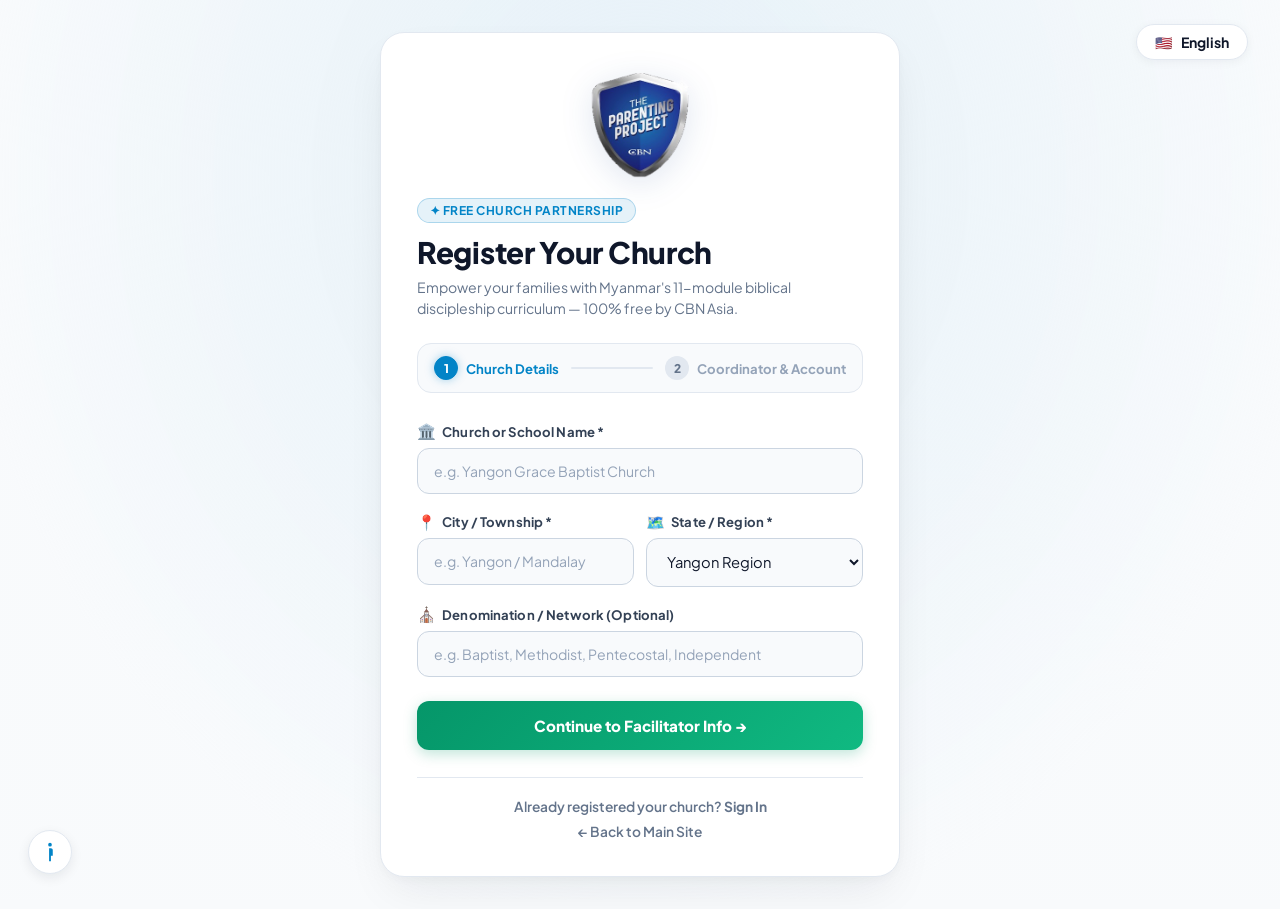
<file: register.src.html>
<!DOCTYPE html>
<html lang="en">
<head>
<meta charset="UTF-8"/>
<meta name="viewport" content="width=device-width,initial-scale=1.0"/>
<title>Register Church — The Parenting Project Myanmar</title>
<meta name="description" content="Register your church or school for The Parenting Project Myanmar. 100% free discipleship curriculum by CBN Asia."/>
<link rel="preconnect" href="https://fonts.googleapis.com"/>
<link rel="preconnect" href="https://fonts.gstatic.com" crossorigin/>
<link href="https://fonts.googleapis.com/css2?family=Plus+Jakarta+Sans:wght@400;500;600;700;800&family=Noto+Sans+Myanmar:wght@400;500;600;700&display=swap" rel="stylesheet"/>
<meta name="theme-color" content="#FFFFFF"/>
<style>
*,*::before,*::after{box-sizing:border-box;margin:0;padding:0}
html,body{min-height:100%;font-family:'Plus Jakarta Sans','Noto Sans Myanmar',sans-serif;-webkit-font-smoothing:antialiased}
body{
  display:flex;
  align-items:center;
  justify-content:center;
  position:relative;
  background:#F8FAFC;
  color:#0F172A;
  min-height:100vh;
  padding:2rem 1rem;
  overflow-x:hidden;
}
body.lang-my{
  font-family:'Noto Sans Myanmar','Plus Jakarta Sans',sans-serif;
}

/* Background */
.reg-bg{
  position:fixed;
  inset:0;
  background:radial-gradient(ellipse at 50% 20%, rgba(2, 132, 199, 0.08) 0%, rgba(248, 250, 252, 0.95) 75%);
  z-index:1;
}
.reg-bg-overlay{
  position:fixed;
  inset:0;
  background:none;
  z-index:2;
}

/* Top Right Language Switcher Pill */
.reg-top-bar{
  position:fixed;
  top:24px;
  right:32px;
  z-index:50;
}
.reg-lang-pill{
  background:#FFFFFF;
  border:1.5px solid #E2E8F0;
  color:#0F172A;
  padding:8px 18px;
  border-radius:50px;
  font-size:0.88rem;
  font-weight:700;
  display:inline-flex;
  align-items:center;
  gap:8px;
  cursor:pointer;
  box-shadow:0 2px 10px rgba(15, 23, 42, 0.05);
  transition:all .25s ease;
  font-family:inherit;
}
.reg-lang-pill:hover{
  background:#F1F5F9;
  border-color:#0284C7;
  transform:translateY(-1px);
}

/* Bottom Left Accessibility Widget */
.reg-access-pill{
  position:fixed;
  bottom:26px;
  left:28px;
  z-index:50;
  width:44px;
  height:44px;
  border-radius:50%;
  background:#FFFFFF;
  color:#0284C7;
  border:1.5px solid #E2E8F0;
  display:flex;
  align-items:center;
  justify-content:center;
  box-shadow:0 4px 12px rgba(15, 23, 42, 0.08);
  cursor:pointer;
  transition:all .25s ease;
}
.reg-access-pill:hover{
  transform:scale(1.08);
  border-color:#0284C7;
}
.reg-access-pill svg{
  width:22px;
  height:22px;
  fill:currentColor;
}

/* Center Registration Card */
.reg-container{
  position:relative;
  z-index:20;
  width:100%;
  max-width:520px;
  margin:auto;
}
.reg-card{
  background:#FFFFFF;
  border-radius:24px;
  padding:2.5rem 2.25rem 2.25rem;
  box-shadow:0 20px 45px -10px rgba(15, 23, 42, 0.08), 0 4px 12px rgba(15, 23, 42, 0.03);
  border:1.5px solid #E2E8F0;
  color:#0F172A;
  transition:transform .3s ease;
}

/* Shield Logo */
.reg-logo-wrap{
  display:flex;
  justify-content:center;
  margin-bottom:1.25rem;
}
.reg-shield-img{
  width:105px;
  height:auto;
  filter:drop-shadow(0 6px 16px rgba(0, 48, 135, 0.12));
  transition:transform .3s ease;
}
.reg-shield-img:hover{
  transform:scale(1.05);
}

/* Badge & Headings */
.reg-badge{
  display:inline-flex;
  align-items:center;
  gap:6px;
  background:rgba(2, 132, 199, 0.1);
  border:1px solid rgba(2, 132, 199, 0.25);
  color:#0284C7;
  font-size:0.75rem;
  font-weight:700;
  padding:4px 12px;
  border-radius:50px;
  margin-bottom:0.75rem;
  text-transform:uppercase;
  letter-spacing:0.04em;
}
.reg-title{
  color:#0F172A;
  font-size:1.85rem;
  font-weight:800;
  line-height:1.2;
  margin-bottom:0.4rem;
  text-align:left;
  letter-spacing:-0.01em;
}
body.lang-my .reg-title{
  font-size:1.6rem;
  line-height:1.35;
}
.reg-sub{
  color:#64748B;
  font-size:0.88rem;
  line-height:1.5;
  margin-bottom:1.5rem;
  text-align:left;
}
body.lang-my .reg-sub{
  font-size:0.82rem;
  line-height:1.65;
}

/* Stepper Indicator */
.stepper{
  display:flex;
  align-items:center;
  justify-content:space-between;
  margin-bottom:1.75rem;
  padding:0.75rem 1rem;
  background:#F8FAFC;
  border:1.5px solid #E2E8F0;
  border-radius:14px;
}
.step-item{
  display:flex;
  align-items:center;
  gap:8px;
  font-size:0.82rem;
  font-weight:700;
  color:#94A3B8;
  transition:all .3s ease;
}
.step-item.active{
  color:#0284C7;
}
.step-item.done{
  color:#059669;
}
.step-bubble{
  width:24px;
  height:24px;
  border-radius:50%;
  display:flex;
  align-items:center;
  justify-content:center;
  font-size:0.75rem;
  font-weight:800;
  background:#E2E8F0;
  color:#64748B;
  border:1.5px solid transparent;
}
.step-item.active .step-bubble{
  background:#0284C7;
  color:#FFFFFF;
  border-color:#0284C7;
  box-shadow:0 0 10px rgba(2, 132, 199, 0.35);
}
.step-item.done .step-bubble{
  background:#059669;
  color:#FFFFFF;
}
.step-divider{
  flex:1;
  height:2px;
  background:#E2E8F0;
  margin:0 12px;
  border-radius:2px;
}

/* Form Groups */
.form-step{
  display:none;
}
.form-step.active{
  display:block;
  animation:fadeIn .3s ease;
}
@keyframes fadeIn{
  from{opacity:0;transform:translateY(6px)}
  to{opacity:1;transform:translateY(0)}
}
.form-grid-2{
  display:grid;
  grid-template-columns:1fr 1fr;
  gap:12px;
}
.form-group{
  margin-bottom:1.1rem;
}
.form-label{
  display:flex;
  align-items:center;
  gap:6px;
  color:#334155;
  font-size:0.82rem;
  font-weight:700;
  margin-bottom:0.42rem;
  letter-spacing:0.01em;
}
body.lang-my .form-label{
  font-size:0.8rem;
}
.lbl-ico{
  font-size:0.95rem;
}
.form-input, .form-select{
  width:100%;
  padding:0.82rem 1rem;
  font-size:0.92rem;
  font-family:inherit;
  background:#F8FAFC;
  color:#0F172A;
  border:1.5px solid #CBD5E1;
  border-radius:12px;
  outline:none;
  transition:all .2s ease;
}
.form-input::placeholder{
  color:#94A3B8;
  font-size:0.88rem;
}
.form-input:focus, .form-select:focus{
  border-color:#0284C7;
  box-shadow:0 0 0 3px rgba(2, 132, 199, 0.15);
  background:#FFFFFF;
}

/* Action Buttons */
.btn-row{
  display:flex;
  align-items:center;
  gap:10px;
  margin-top:1.5rem;
}
.btn-primary{
  flex:1;
  background:linear-gradient(135deg, #059669 0%, #10B981 100%);
  color:#FFFFFF;
  font-weight:800;
  font-size:0.95rem;
  padding:0.95rem 1.4rem;
  border:none;
  border-radius:12px;
  cursor:pointer;
  box-shadow:0 4px 14px rgba(5, 150, 105, 0.25);
  transition:all .25s ease;
  font-family:inherit;
  display:flex;
  align-items:center;
  justify-content:center;
  gap:8px;
  text-decoration:none;
}
.btn-primary:hover{
  background:linear-gradient(135deg, #047857 0%, #059669 100%);
  transform:translateY(-1.5px);
  box-shadow:0 6px 18px rgba(5, 150, 105, 0.35);
}
.btn-primary:active{
  transform:translateY(0);
}
.btn-secondary{
  background:#F1F5F9;
  border:1.5px solid #CBD5E1;
  color:#334155;
  font-weight:700;
  font-size:0.9rem;
  padding:0.95rem 1.2rem;
  border-radius:12px;
  cursor:pointer;
  transition:all .2s ease;
  font-family:inherit;
  display:flex;
  align-items:center;
  justify-content:center;
  text-decoration:none;
}
.btn-secondary:hover{
  background:#E2E8F0;
  color:#0F172A;
}

/* Success Card */
.success-box{
  text-align:center;
  padding:1rem 0.5rem;
}
.success-icon{
  font-size:3.5rem;
  margin-bottom:1rem;
  animation:bounce .6s ease;
}
@keyframes bounce{
  0%,100%{transform:scale(1)}
  50%{transform:scale(1.2)}
}
.success-title{
  font-size:1.75rem;
  font-weight:800;
  margin-bottom:0.5rem;
  color:#0F172A;
}
.success-desc{
  font-size:0.9rem;
  color:#64748B;
  line-height:1.6;
  margin-bottom:1.5rem;
}
.summary-chip{
  background:#F8FAFC;
  border:1.5px solid #E2E8F0;
  border-radius:14px;
  padding:1rem;
  text-align:left;
  margin-bottom:1.5rem;
  font-size:0.86rem;
  line-height:1.7;
  color:#334155;
}

/* Footer Links */
.reg-footer{
  margin-top:1.65rem;
  text-align:center;
  border-top:1.5px solid #E2E8F0;
  padding-top:1.25rem;
  display:flex;
  flex-direction:column;
  gap:8px;
}
.reg-link{
  color:#64748B;
  font-size:0.86rem;
  text-decoration:none;
  font-weight:600;
  transition:color .2s ease;
}
.reg-link:hover{
  color:#0F172A;
  text-decoration:underline;
}
.reg-link.highlight{
  color:#0284C7;
  font-weight:700;
}

/* Toast */
.reg-toast{
  position:fixed;
  bottom:30px;
  right:30px;
  background:#0F172A;
  color:#ffffff;
  padding:12px 22px;
  border-radius:50px;
  font-size:0.9rem;
  font-weight:600;
  border:1px solid #334155;
  box-shadow:0 12px 35px rgba(0,0,0,0.25);
  z-index:9999;
  opacity:0;
  transform:translateY(20px);
  pointer-events:none;
  transition:all .3s cubic-bezier(0.16, 1, 0.3, 1);
}
.reg-toast.show{
  opacity:1;
  transform:translateY(0);
}

@media(max-width:540px){
  body{padding:1rem 0.75rem}
  .reg-card{padding:2rem 1.25rem 1.75rem;border-radius:20px}
  .form-grid-2{grid-template-columns:1fr;gap:0}
  .reg-top-bar{top:16px;right:16px}
  .reg-access-pill{bottom:16px;left:16px;width:38px;height:38px}
  .stepper{padding:0.6rem 0.75rem}
}
</style>
</head>
<body>

<div class="reg-bg"></div>
<div class="reg-bg-overlay"></div>

<!-- Top Right Language Switcher Pill -->
<div class="reg-top-bar">
  <button id="lang-btn" class="reg-lang-pill" onclick="toggleLang()" aria-label="Switch Language">
    <span id="lang-flag">🇺🇸</span>
    <span id="lang-txt">English</span>
  </button>
</div>

<!-- Bottom Left Accessibility Widget -->
<div class="reg-access-pill" title="Accessibility Options" onclick="showAccessibilityTip()">
  <svg viewBox="0 0 24 24"><path d="M12 2a2 2 0 1 0 0 4 2 2 0 0 0 0-4zm-1 6v14h2V16h2v-6c0-1.1-.9-2-2-2h-2z"/></svg>
</div>

<!-- Main Card Container -->
<main class="reg-container">
  <div class="reg-card">
    <div class="reg-logo-wrap">
      <img src="official_logo.png" alt="The Parenting Project Shield Logo" class="reg-shield-img"/>
    </div>

    <div style="text-align:left">
      <div class="reg-badge" id="r-badge">✦ Free Church Partnership</div>
      <h1 class="reg-title" id="r-title">Register Your Church</h1>
      <p class="reg-sub" id="r-sub">Empower your families with Myanmar's 11-module biblical discipleship curriculum — 100% free by CBN Asia.</p>
    </div>

    <!-- Stepper Indicator -->
    <div class="stepper" id="stepper-bar">
      <div class="step-item active" id="st-1">
        <span class="step-bubble">1</span>
        <span id="st-1-txt">Church Details</span>
      </div>
      <div class="step-divider"></div>
      <div class="step-item" id="st-2">
        <span class="step-bubble">2</span>
        <span id="st-2-txt">Coordinator & Account</span>
      </div>
    </div>

    <!-- Form -->
    <form id="reg-form" onsubmit="event.preventDefault()">
      
      <!-- STEP 1: Church Details -->
      <div class="form-step active" id="step-1">
        <div class="form-group">
          <label class="form-label" for="church-name">
            <span class="lbl-ico">🏛️</span>
            <span id="lbl-cname">Church or School Name *</span>
          </label>
          <input type="text" id="church-name" class="form-input" placeholder="e.g. Yangon Grace Baptist Church" required/>
        </div>

        <div class="form-grid-2">
          <div class="form-group">
            <label class="form-label" for="church-city">
              <span class="lbl-ico">📍</span>
              <span id="lbl-city">City / Township *</span>
            </label>
            <input type="text" id="church-city" class="form-input" placeholder="e.g. Yangon / Mandalay" required/>
          </div>
          <div class="form-group">
            <label class="form-label" for="church-region">
              <span class="lbl-ico">🗺️</span>
              <span id="lbl-region">State / Region *</span>
            </label>
            <select id="church-region" class="form-select">
              <option value="Yangon">Yangon Region</option>
              <option value="Mandalay">Mandalay Region</option>
              <option value="Shan">Shan State</option>
              <option value="Kachin">Kachin State</option>
              <option value="Chin">Chin State</option>
              <option value="Kayin">Kayin State</option>
              <option value="Mon">Mon State</option>
              <option value="Ayeyarwady">Ayeyarwady Region</option>
              <option value="Sagaing">Sagaing Region</option>
              <option value="Bago">Bago Region</option>
              <option value="Magway">Magway Region</option>
              <option value="Tanintharyi">Tanintharyi Region</option>
              <option value="Naypyidaw">Naypyidaw</option>
              <option value="Other">Other / International</option>
            </select>
          </div>
        </div>

        <div class="form-group">
          <label class="form-label" for="church-denom">
            <span class="lbl-ico">⛪</span>
            <span id="lbl-denom">Denomination / Network (Optional)</span>
          </label>
          <input type="text" id="church-denom" class="form-input" placeholder="e.g. Baptist, Methodist, Pentecostal, Independent"/>
        </div>

        <div class="btn-row">
          <button type="button" class="btn-primary" onclick="goToStep(2)">
            <span id="btn-next-txt">Continue to Facilitator Info →</span>
          </button>
        </div>
      </div>

      <!-- STEP 2: Coordinator & Account -->
      <div class="form-step" id="step-2">
        <div class="form-group">
          <label class="form-label" for="coord-name">
            <span class="lbl-ico">👤</span>
            <span id="lbl-lead">Lead Pastor / Facilitator Name *</span>
          </label>
          <input type="text" id="coord-name" class="form-input" placeholder="Full name of church coordinator" required/>
        </div>

        <div class="form-grid-2">
          <div class="form-group">
            <label class="form-label" for="coord-email">
              <span class="lbl-ico">✉️</span>
              <span id="lbl-email">Official Email *</span>
            </label>
            <input type="email" id="coord-email" class="form-input" placeholder="church@gmail.com" required/>
          </div>
          <div class="form-group">
            <label class="form-label" for="coord-phone">
              <span class="lbl-ico">📞</span>
              <span id="lbl-phone">Phone / Viber *</span>
            </label>
            <input type="tel" id="coord-phone" class="form-input" placeholder="+95 9..." required/>
          </div>
        </div>

        <div class="form-grid-2">
          <div class="form-group">
            <label class="form-label" for="coord-pass">
              <span class="lbl-ico">🔑</span>
              <span id="lbl-pass">Create Facilitator Password *</span>
            </label>
            <input type="password" id="coord-pass" class="form-input" placeholder="At least 6 characters" required/>
          </div>
          <div class="form-group">
            <label class="form-label" for="church-fam">
              <span class="lbl-ico">👨‍👩‍👧‍👦</span>
              <span id="lbl-fam">Families to Train *</span>
            </label>
            <select id="church-fam" class="form-select">
              <option value="1–20">10 – 25 Families</option>
              <option value="26–50">26 – 50 Families</option>
              <option value="51–100">51 – 100 Families</option>
              <option value="100+">100+ Families</option>
            </select>
          </div>
        </div>

        <div class="btn-row">
          <button type="button" class="btn-secondary" onclick="goToStep(1)">
            <span id="btn-back-txt">← Back</span>
          </button>
          <button type="button" class="btn-primary" id="btn-submit" onclick="submitRegistration()">
            <span id="btn-sub-txt">Complete Free Registration 🎉</span>
          </button>
        </div>
      </div>

      <!-- STEP 3: Complete / Success Screen -->
      <div class="form-step" id="step-3">
        <div class="success-box">
          <div class="success-icon">🎉</div>
          <h2 class="success-title" id="sc-title">Registration Submitted!</h2>
          <p class="success-desc" id="sc-desc">Welcome to The Parenting Project Myanmar network. Our CBN Asia team will verify your church credentials within 24 hours.</p>

          <div class="summary-chip" id="sc-summary">
            <!-- Dynamically populated -->
          </div>

          <div class="btn-row" style="flex-direction:column;gap:10px">
            <a href="login.html" class="btn-primary" style="width:100%">
              <span id="sc-btn-login">Go to Facilitator Sign In →</span>
            </a>
            <a href="index.html" class="btn-secondary" style="width:100%">
              <span id="sc-btn-home">← Return to Homepage</span>
            </a>
          </div>
        </div>
      </div>

    </form>

    <!-- Footer Links -->
    <div class="reg-footer">
      <a href="login.html" class="reg-link" id="r-signin-link">
        <span id="r-have-acc">Already registered your church?</span>
        <strong class="highlight" id="r-signin-btn">Sign In</strong>
      </a>
      <a href="index.html" class="reg-link" id="r-back-link">← Back to Main Site</a>
    </div>

  </div>
</main>

<div id="toast" class="reg-toast"></div>

<script>
let currentLang = 'en';
let formData = {};

const REG_TRANSLATIONS = {
  en: {
    flag: "🇺🇸",
    langName: "English",
    badge: "✦ Free Church Partnership",
    title: "Register Your Church",
    sub: "Empower your families with Myanmar's 11-module biblical discipleship curriculum — 100% free by CBN Asia.",
    st1: "Church Details",
    st2: "Coordinator & Account",
    lblCname: "Church or School Name *",
    lblCity: "City / Township *",
    lblRegion: "State / Region *",
    lblDenom: "Denomination / Network (Optional)",
    lblLead: "Lead Pastor / Facilitator Name *",
    lblEmail: "Official Email *",
    lblPhone: "Phone / Viber *",
    lblPass: "Create Facilitator Password *",
    lblFam: "Families to Train *",
    phCname: "e.g. Yangon Grace Baptist Church",
    phCity: "e.g. Yangon / Mandalay",
    phDenom: "e.g. Baptist, Methodist, Pentecostal, Independent",
    phLead: "Full name of church coordinator",
    phEmail: "church@gmail.com",
    phPhone: "+95 9...",
    phPass: "At least 6 characters",
    btnNext: "Continue to Facilitator Info →",
    btnBack: "← Back",
    btnSubmit: "Complete Free Registration 🎉",
    haveAcc: "Already registered your church?",
    signIn: "Sign In",
    backMain: "← Back to Main Site",
    valStep1: "⚠️ Please enter your church name and city.",
    valStep2: "⚠️ Please fill in coordinator name, email, phone, and password.",
    scTitle: "Registration Submitted!",
    scDesc: "Welcome to The Parenting Project Myanmar network. Our CBN Asia team will verify your church credentials within 24 hours.",
    scBtnLogin: "Go to Facilitator Sign In →",
    scBtnHome: "← Return to Homepage",
    accessTip: "Accessibility Mode active. High contrast borders enabled."
  },
  my: {
    flag: "🇲🇲",
    langName: "မြန်မာ",
    badge: "✦ အသင်းတော် မိတ်ဖက်လက်တွဲမှု (အခမဲ့)",
    title: "အသင်းတော် စာရင်းသွင်းရန်",
    sub: "CBN Asia ၏ သမ္မာကျမ်းစာအခြေပြု မော်ဂျူး (၁၁) ခု မိသားစုတပည့်တော်ဖြစ်စေခြင်း သင်ရိုးညွှန်းတမ်းဖြင့် မိဘများကို ခွန်အားဖြည့်ပေးပါ — လုံးဝအခမဲ့ (၁၀၀%)။",
    st1: "အသင်းတော် အချက်အလက်",
    st2: "တာဝန်ခံနှင့် အကောင့်ဖွင့်ခြင်း",
    lblCname: "အသင်းတော် သို့မဟုတ် ကျောင်း အမည် *",
    lblCity: "မြို့နယ် / မြို့ *",
    lblRegion: "ပြည်နယ် / တိုင်းဒေသကြီး *",
    lblDenom: "ဂိုဏ်းဂဏ / ကွန်ရက် အဖွဲ့အစည်း (ဖြည့်စွက်လိုပါက)",
    lblLead: "သင်းအုပ်ဆရာ သို့မဟုတ် တာဝန်ခံ အမည် *",
    lblEmail: "ရုံးသုံး အီးမေးလ်လိပ်စာ *",
    lblPhone: "ဖုန်းနံပါတ် / Viber *",
    lblPass: "သင်တန်းဦးဆောင်သူ စကားဝှက် ဖန်တီးပါ *",
    lblFam: "ပါဝင်တက်ရောက်မည့် ခန့်မှန်း မိသားစုဦးရေ *",
    phCname: "ဥပမာ - ရန်ကုန် ကျေးဇူးတော် နှစ်ခြင်းအသင်းတော်",
    phCity: "ဥပမာ - ရန်ကုန်မြို့၊ မန္တလေးမြို့...",
    phDenom: "ဥပမာ - နှစ်ခြင်း၊ မက်သဒစ်၊ ပင်တေကုတ္တေ...",
    phLead: "တာဝန်ခံ အမည်အပြည့်အစုံ",
    phEmail: "church@gmail.com",
    phPhone: "+95 9...",
    phPass: "အနည်းဆုံး စာလုံး ၆ လုံး",
    btnNext: "တာဝန်ခံ အချက်အလက်သို့ ဆက်သွားမည် →",
    btnBack: "← နောက်သို့",
    btnSubmit: "အသင်းတော် အခမဲ့ စာရင်းသွင်းမည် 🎉",
    haveAcc: "အသင်းတော် စာရင်းသွင်းပြီးသား ဖြစ်ပါသလား။",
    signIn: "အကောင့်ဝင်ရန်",
    backMain: "← ပင်မစာမျက်နှာသို့ ပြန်သွားရန်",
    valStep1: "⚠️ ကျေးဇူးပြု၍ အသင်းတော်အမည်နှင့် မြို့ကို ထည့်သွင်းပေးပါ။",
    valStep2: "⚠️ ကျေးဇူးပြု၍ တာဝန်ခံအမည်၊ အီးမေးလ်၊ ဖုန်းနှင့် စကားဝှက်ကို ဖြည့်စွက်ပေးပါ။",
    scTitle: "စာရင်းသွင်းမှု အောင်မြင်ပါသည်!",
    scDesc: "The Parenting Project Myanmar မိတ်ဖက်ကွန်ရက်သို့ ကြိုဆိုပါသည်။ CBN Asia အဖွဲ့က သင့်အသင်းတော်အား ၂၄ နာရီအတွင်း အတည်ပြုပေးပါမည်။",
    scBtnLogin: "အကောင့်ဝင်ရောက်ရန် စာမျက်နှာသို့ →",
    scBtnHome: "← ပင်မစာမျက်နှာသို့ ပြန်သွားရန်",
    accessTip: "အမြင်အာရုံ အထောက်အကူပြု စနစ် ဖွင့်ထားပါသည်။"
  }
};

function applyTranslations(l) {
  const t = REG_TRANSLATIONS[l];
  document.body.classList.toggle('lang-my', l === 'my');
  document.getElementById('lang-flag').textContent = t.flag;
  document.getElementById('lang-txt').textContent = t.langName;
  document.getElementById('r-badge').textContent = t.badge;
  document.getElementById('r-title').textContent = t.title;
  document.getElementById('r-sub').textContent = t.sub;
  document.getElementById('st-1-txt').textContent = t.st1;
  document.getElementById('st-2-txt').textContent = t.st2;
  
  document.getElementById('lbl-cname').textContent = t.lblCname;
  document.getElementById('lbl-city').textContent = t.lblCity;
  document.getElementById('lbl-region').textContent = t.lblRegion;
  document.getElementById('lbl-denom').textContent = t.lblDenom;
  document.getElementById('lbl-lead').textContent = t.lblLead;
  document.getElementById('lbl-email').textContent = t.lblEmail;
  document.getElementById('lbl-phone').textContent = t.lblPhone;
  document.getElementById('lbl-pass').textContent = t.lblPass;
  document.getElementById('lbl-fam').textContent = t.lblFam;

  document.getElementById('church-name').placeholder = t.phCname;
  document.getElementById('church-city').placeholder = t.phCity;
  document.getElementById('church-denom').placeholder = t.phDenom;
  document.getElementById('coord-name').placeholder = t.phLead;
  document.getElementById('coord-email').placeholder = t.phEmail;
  document.getElementById('coord-phone').placeholder = t.phPhone;
  document.getElementById('coord-pass').placeholder = t.phPass;

  document.getElementById('btn-next-txt').textContent = t.btnNext;
  document.getElementById('btn-back-txt').textContent = t.btnBack;
  document.getElementById('btn-sub-txt').textContent = t.btnSubmit;
  document.getElementById('r-have-acc').textContent = t.haveAcc;
  document.getElementById('r-signin-btn').textContent = t.signIn;
  document.getElementById('r-back-link').textContent = t.backMain;

  const scTitle = document.getElementById('sc-title');
  if (scTitle) scTitle.textContent = t.scTitle;
  const scDesc = document.getElementById('sc-desc');
  if (scDesc) scDesc.textContent = t.scDesc;
  const scBtnLogin = document.getElementById('sc-btn-login');
  if (scBtnLogin) scBtnLogin.textContent = t.scBtnLogin;
  const scBtnHome = document.getElementById('sc-btn-home');
  if (scBtnHome) scBtnHome.textContent = t.scBtnHome;
}

function toggleLang() {
  currentLang = currentLang === 'en' ? 'my' : 'en';
  applyTranslations(currentLang);
  showToast(currentLang === 'my' ? "မြန်မာဘာသာသို့ ပြောင်းလဲပြီးပါပြီ" : "Switched to English");
}

function goToStep(step) {
  const t = REG_TRANSLATIONS[currentLang];
  if (step === 2) {
    const cName = document.getElementById('church-name').value.trim();
    const cCity = document.getElementById('church-city').value.trim();
    if (!cName || !cCity) {
      showToast(t.valStep1);
      return;
    }
    formData.churchName = cName;
    formData.city = cCity;
    formData.region = document.getElementById('church-region').value;
    formData.denom = document.getElementById('church-denom').value.trim();
  }

  document.querySelectorAll('.form-step').forEach(s => s.classList.remove('active'));
  document.getElementById('step-' + step).classList.add('active');

  const st1 = document.getElementById('st-1');
  const st2 = document.getElementById('st-2');
  if (step === 1) {
    st1.className = "step-item active";
    st2.className = "step-item";
  } else if (step === 2) {
    st1.className = "step-item done";
    st2.className = "step-item active";
  }
}

function submitRegistration() {
  const t = REG_TRANSLATIONS[currentLang];
  const name = document.getElementById('coord-name').value.trim();
  const email = document.getElementById('coord-email').value.trim();
  const phone = document.getElementById('coord-phone').value.trim();
  const pass = document.getElementById('coord-pass').value.trim();
  const fam = document.getElementById('church-fam').value;

  if (!name || !email || !phone || !pass) {
    showToast(t.valStep2);
    return;
  }

  formData.coordName = name;
  formData.email = email;
  formData.phone = phone;
  formData.fam = fam;
  formData.timestamp = new Date().toISOString();

  // Send to Microsoft Excel and Local Storage Backup
  sendToDataDestination(formData);

  const btn = document.getElementById('btn-submit');
  const btnTxt = document.getElementById('btn-sub-txt');
  btn.disabled = true;
  btnTxt.textContent = currentLang === 'my' ? "စာရင်းသွင်းနေပါသည်..." : "Registering...";

  setTimeout(() => {
    btn.disabled = false;
    document.querySelectorAll('.form-step').forEach(s => s.classList.remove('active'));
    document.getElementById('step-3').classList.add('active');
    document.getElementById('stepper-bar').style.display = 'none';

    const isMy = currentLang === 'my';
    document.getElementById('sc-summary').innerHTML = `
      <div>🏛️ <strong>${formData.churchName}</strong> (${formData.city}, ${formData.region})</div>
      <div>👤 <strong>${isMy ? 'တာဝန်ခံ' : 'Coordinator'}:</strong> ${formData.coordName}</div>
      <div>✉️ <strong>${isMy ? 'အီးမေးလ်' : 'Email'}:</strong> ${formData.email}</div>
      <div>📞 <strong>${isMy ? 'ဖုန်း / Viber' : 'Phone / Viber'}:</strong> ${formData.phone}</div>
      <div>👨‍👩‍👧‍👦 <strong>${isMy ? 'ခန့်မှန်း မိသားစု' : 'Estimated Families'}:</strong> ${formData.fam}</div>
    `;

    showToast(isMy ? "✅ အသင်းတော် စာရင်းသွင်းမှု အောင်မြင်ပါသည်!" : "✅ Registration Successful!");
  }, 900);
}

// ==========================================
// SECURE DATA COLLECTION HOOK (Write-Only)
// ==========================================
// Direct Local Excel file sync (Appends directly to The_Parenting_Project_Myanmar_Database.xlsx)
function sendToExcelBackend(data) {
  fetch('/api/register', {
    method: 'POST',
    headers: { 'Content-Type': 'application/json' },
    body: JSON.stringify(data)
  }).then(r => r.json()).then(res => {
    console.log("✓ Saved securely to Excel:", res);
  }).catch(e => {
    console.log("Backend note:", e);
  });
}

// Google Sheets Webhook URL from CBN Myanmar Apps Script
const GOOGLE_SHEETS_WEBHOOK_URL = "https://script.google.com/macros/s/AKfycbyzWRfIK9WG3pjVeziLiGnOAGzJXz9POJVrbKtY2V80Cz5qMd8jsRPZmpWHiB8H-oZR/exec";

function sendToGoogleSheets(data) {
  if (!GOOGLE_SHEETS_WEBHOOK_URL) return;
  fetch(GOOGLE_SHEETS_WEBHOOK_URL, {
    method: 'POST',
    mode: 'no-cors',
    headers: { 'Content-Type': 'application/json' },
    body: JSON.stringify(data)
  }).then(() => {
    console.log("✓ Dispatched to Google Sheet directly");
  }).catch(e => {
    console.warn("Google Sheet sync note:", e);
  });
}

function sendToDataDestination(data) {
  if (!data.submissionId) {
    data.submissionId = 'reg_' + Date.now() + '_' + Math.random().toString(36).substring(2, 8);
  }

  // Attempt backend Cloudflare Worker sync first (Worker forwards to Google Sheets)
  fetch('/api/register', {
    method: 'POST',
    headers: { 'Content-Type': 'application/json' },
    body: JSON.stringify(data)
  }).then(r => {
    if (r.ok) {
      console.log("✓ Saved securely and synced to Google Sheets via Cloudflare backend");
    } else {
      // Backend returned non-200, fallback to direct Google Sheet sync
      sendToGoogleSheets(data);
    }
  }).catch(e => {
    // Offline or static file mode: sync directly to Google Sheet
    console.log("Backend offline, syncing directly to Google Sheet:", e);
    sendToGoogleSheets(data);
  });
}

function showAccessibilityTip() {
  showToast(REG_TRANSLATIONS[currentLang].accessTip);
}

function showToast(msg) {
  const t = document.getElementById('toast');
  t.textContent = msg;
  t.classList.add('show');
  setTimeout(() => t.classList.remove('show'), 3500);
}

// Check URL query for ?lang=my
const urlP = new URLSearchParams(window.location.search);
if (urlP.get('lang') === 'my') {
  currentLang = 'my';
  applyTranslations('my');
}
</script>
</body>
</html>
</file>
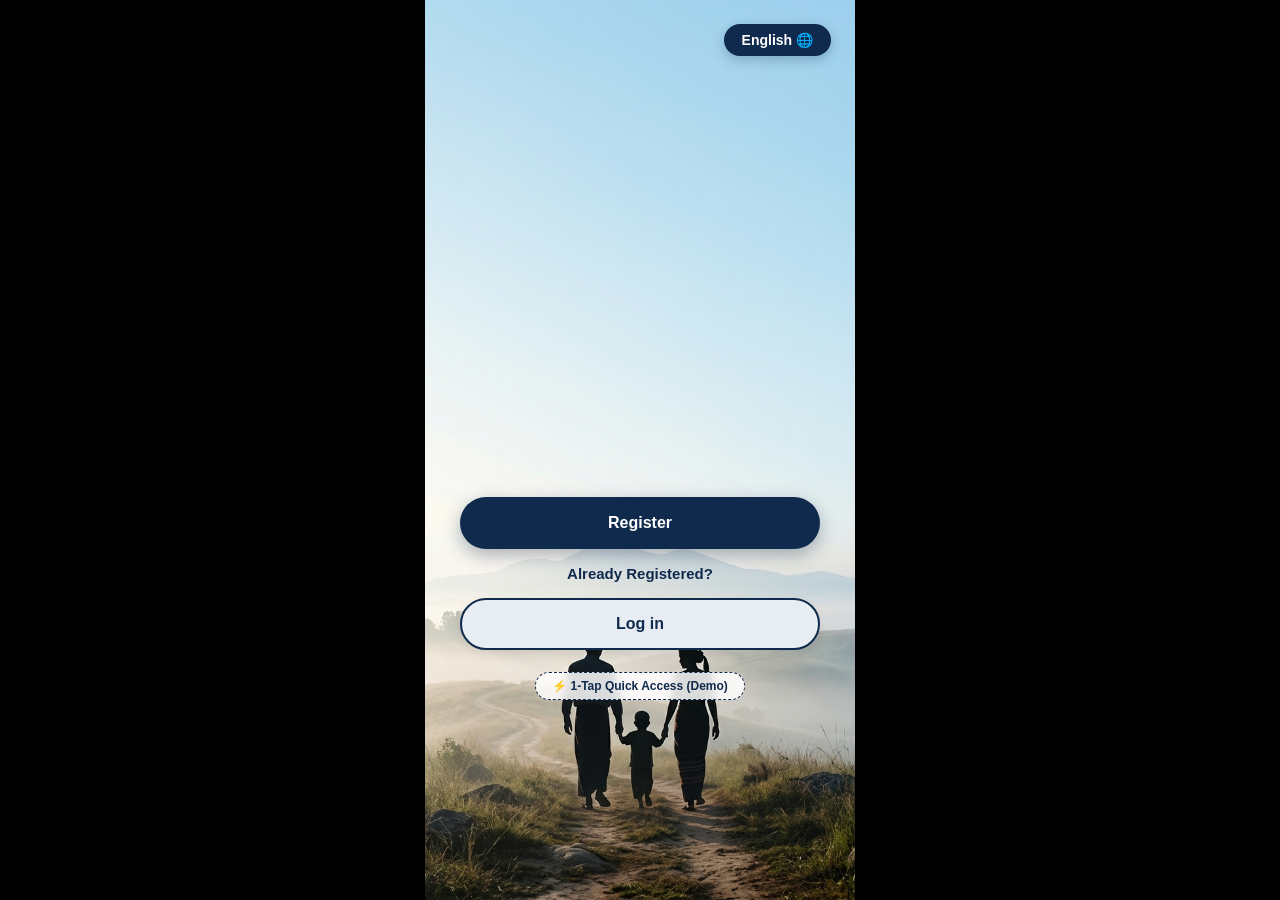
<file: test_welcome_gate.html>
<!DOCTYPE html>
<html>
<head>
<meta charset='utf-8'/>
<meta name='viewport' content='width=device-width, initial-scale=1.0, maximum-scale=1.0, user-scalable=no'/>
<style>
* { box-sizing: border-box; margin: 0; padding: 0; }
body {
  margin: 0;
  padding: 0;
  width: 100vw;
  height: 100vh;
  background: #000;
  display: flex;
  justify-content: center;
  align-items: center;
  font-family: -apple-system, BlinkMacSystemFont, 'Segoe UI', Roboto, Helvetica, Arial, sans-serif;
}
.phone-frame {
  position: relative;
  width: 100%;
  max-width: 430px;
  height: 100vh;
  background-image: url('welcome_gate_bg.jpg');
  background-size: cover;
  background-position: center top;
  background-repeat: no-repeat;
  overflow: hidden;
  display: flex;
  flex-direction: column;
}
.welcome-top-bar {
  display: flex;
  justify-content: flex-end;
  padding: 24px 24px 0;
}
.welcome-lang-btn {
  background: #102a4d;
  color: #ffffff;
  border: none;
  outline: none;
  padding: 8px 18px;
  border-radius: 9999px;
  font-size: 14px;
  font-weight: 600;
  cursor: pointer;
  display: inline-flex;
  align-items: center;
  gap: 6px;
  box-shadow: 0 4px 12px rgba(16, 42, 77, 0.25);
  transition: all 0.2s ease;
}
.welcome-lang-btn:active {
  transform: scale(0.96);
  opacity: 0.9;
}
.welcome-middle-spacer {
  flex: 1;
}
.welcome-actions-container {
  padding: 0 24px calc(env(safe-area-inset-bottom, 24px) + 200px);
  display: flex;
  flex-direction: column;
  align-items: center;
  gap: 12px;
}
.welcome-btn-register {
  width: 100%;
  max-width: 360px;
  height: 52px;
  background: #102a4d;
  color: #ffffff;
  border: none;
  outline: none;
  border-radius: 9999px;
  font-size: 16px;
  font-weight: 700;
  cursor: pointer;
  box-shadow: 0 6px 18px rgba(16, 42, 77, 0.35);
  display: flex;
  align-items: center;
  justify-content: center;
  transition: all 0.2s ease;
}
.welcome-btn-register:active {
  transform: scale(0.97);
  background: #0d223f;
}
.welcome-subtext {
  color: #102a4d;
  font-size: 15px;
  font-weight: 600;
  margin: 4px 0;
  text-align: center;
}
.welcome-btn-login {
  width: 100%;
  max-width: 360px;
  height: 52px;
  background: #e8edf3;
  color: #102a4d;
  border: 2px solid #102a4d;
  outline: none;
  border-radius: 9999px;
  font-size: 16px;
  font-weight: 700;
  cursor: pointer;
  display: flex;
  align-items: center;
  justify-content: center;
  box-shadow: 0 4px 12px rgba(0, 0, 0, 0.08);
  transition: all 0.2s ease;
}
.welcome-btn-login:active {
  transform: scale(0.97);
  background: #dce3ec;
}
.welcome-btn-demo {
  margin-top: 10px;
  background: rgba(255, 255, 255, 0.85);
  border: 1px dashed #102a4d;
  color: #102a4d;
  padding: 6px 16px;
  border-radius: 9999px;
  font-size: 12px;
  font-weight: 600;
  cursor: pointer;
  backdrop-filter: blur(4px);
}
</style>
</head>
<body>
<div class='phone-frame'>
  <div class='welcome-top-bar'>
    <button type='button' class='welcome-lang-btn'>English 🌐</button>
  </div>
  <div class='welcome-middle-spacer'></div>
  <div class='welcome-actions-container'>
    <button type='button' class='welcome-btn-register'>Register</button>
    <div class='welcome-subtext'>Already Registered?</div>
    <button type='button' class='welcome-btn-login'>Log in</button>
    <button type='button' class='welcome-btn-demo'>⚡ 1-Tap Quick Access (Demo)</button>
  </div>
</div>
</body>
</html>
</file>
